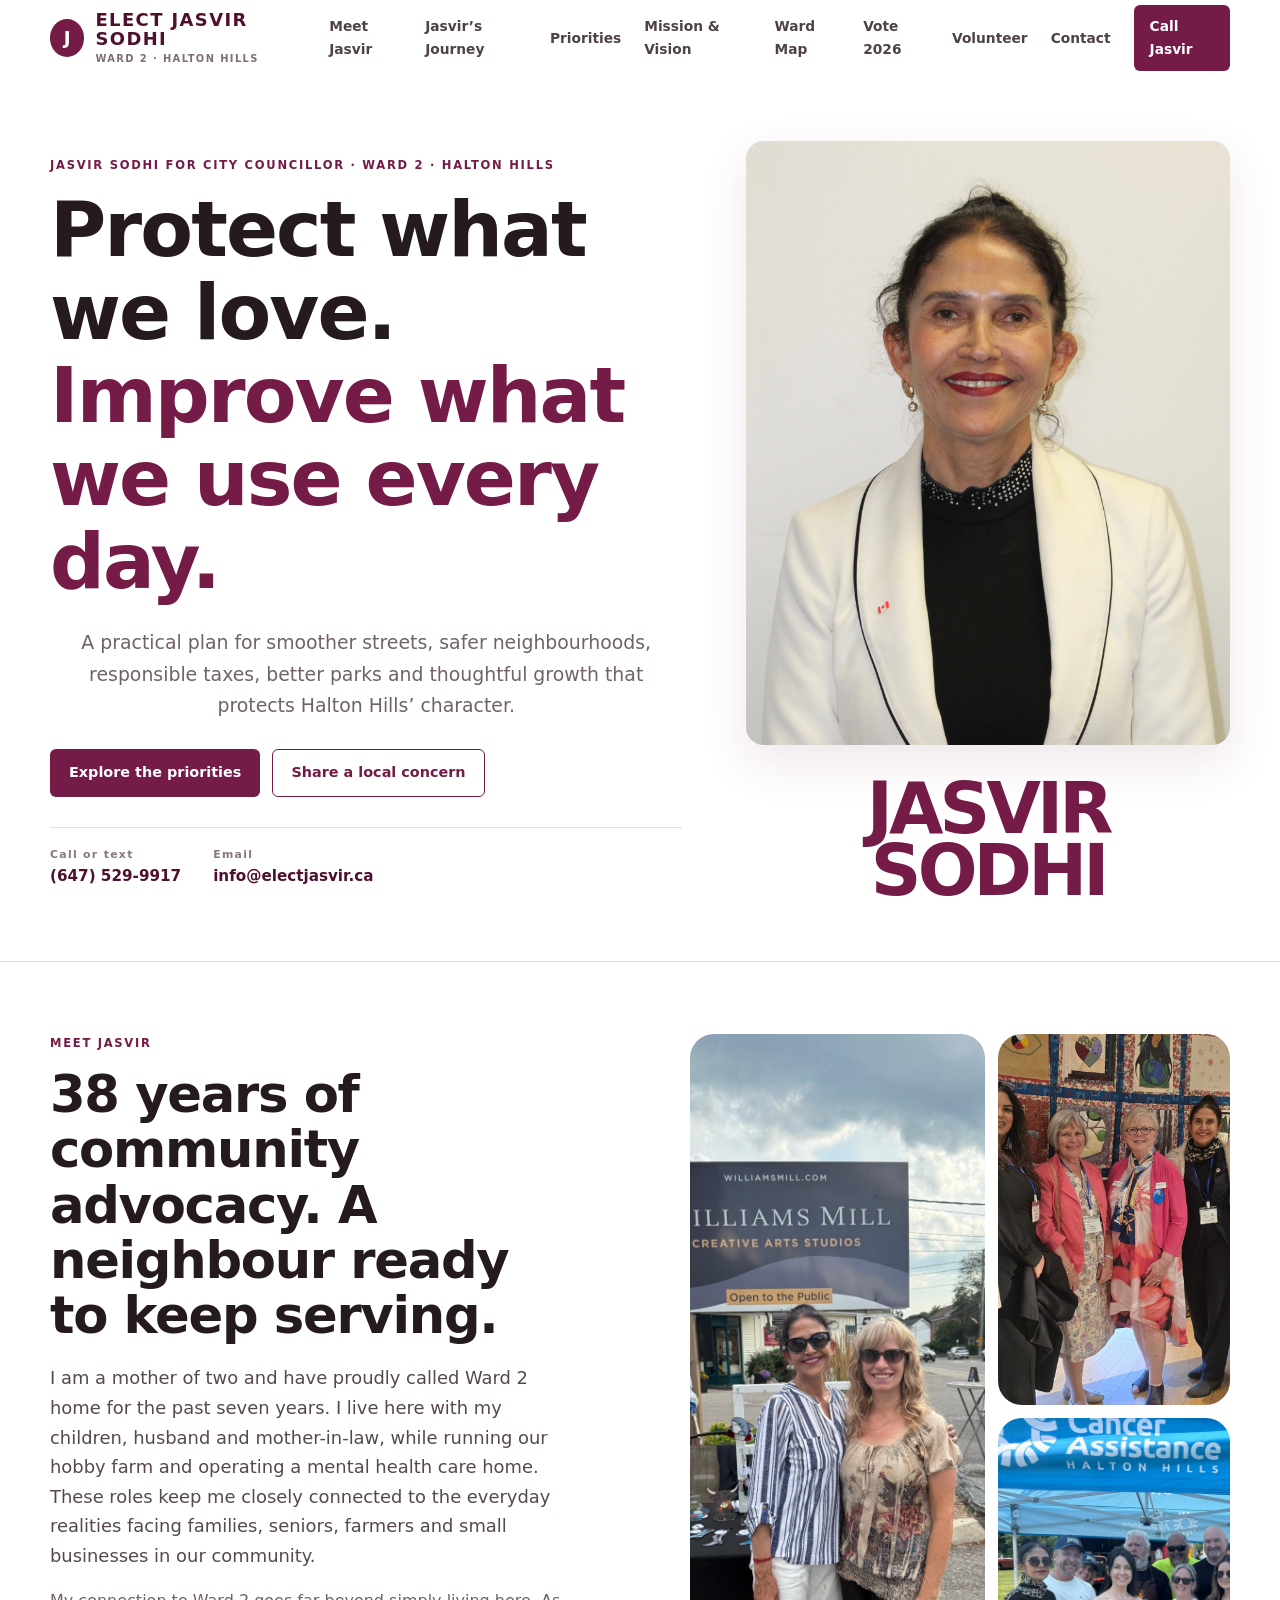
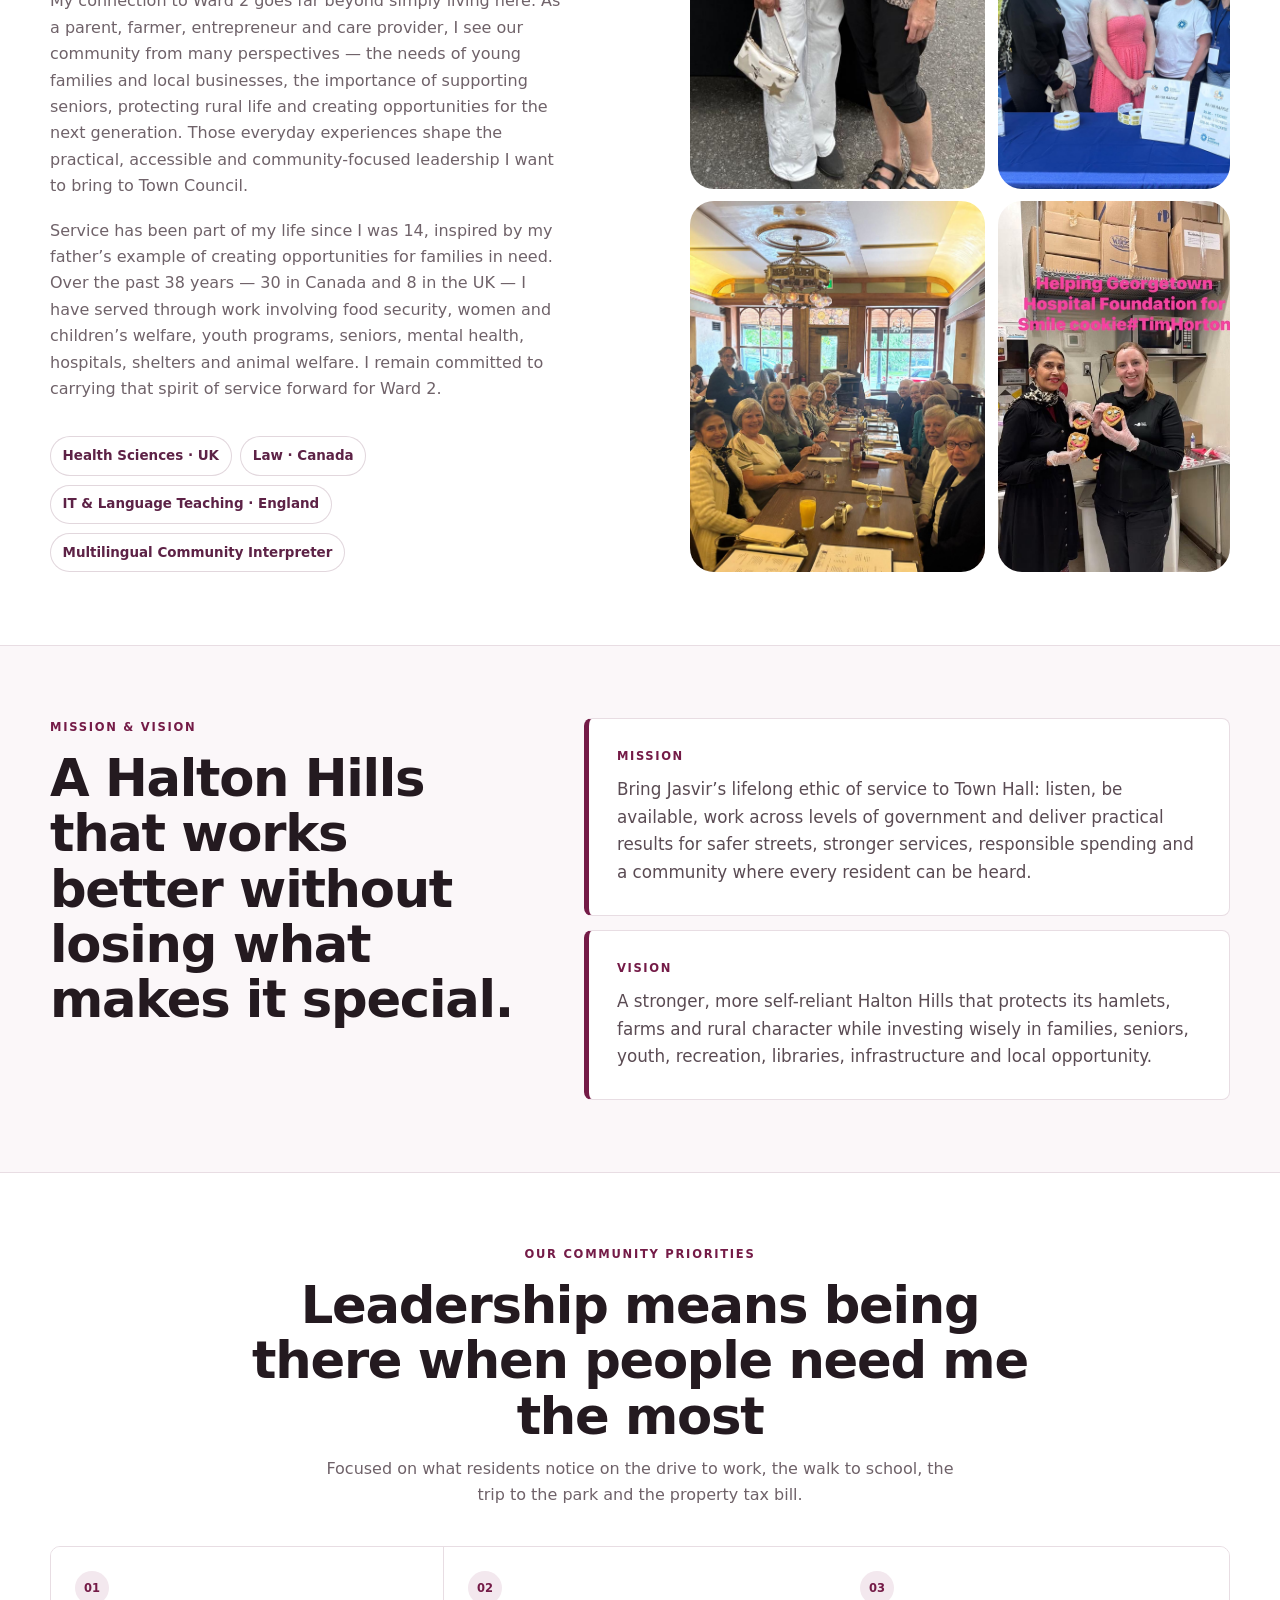
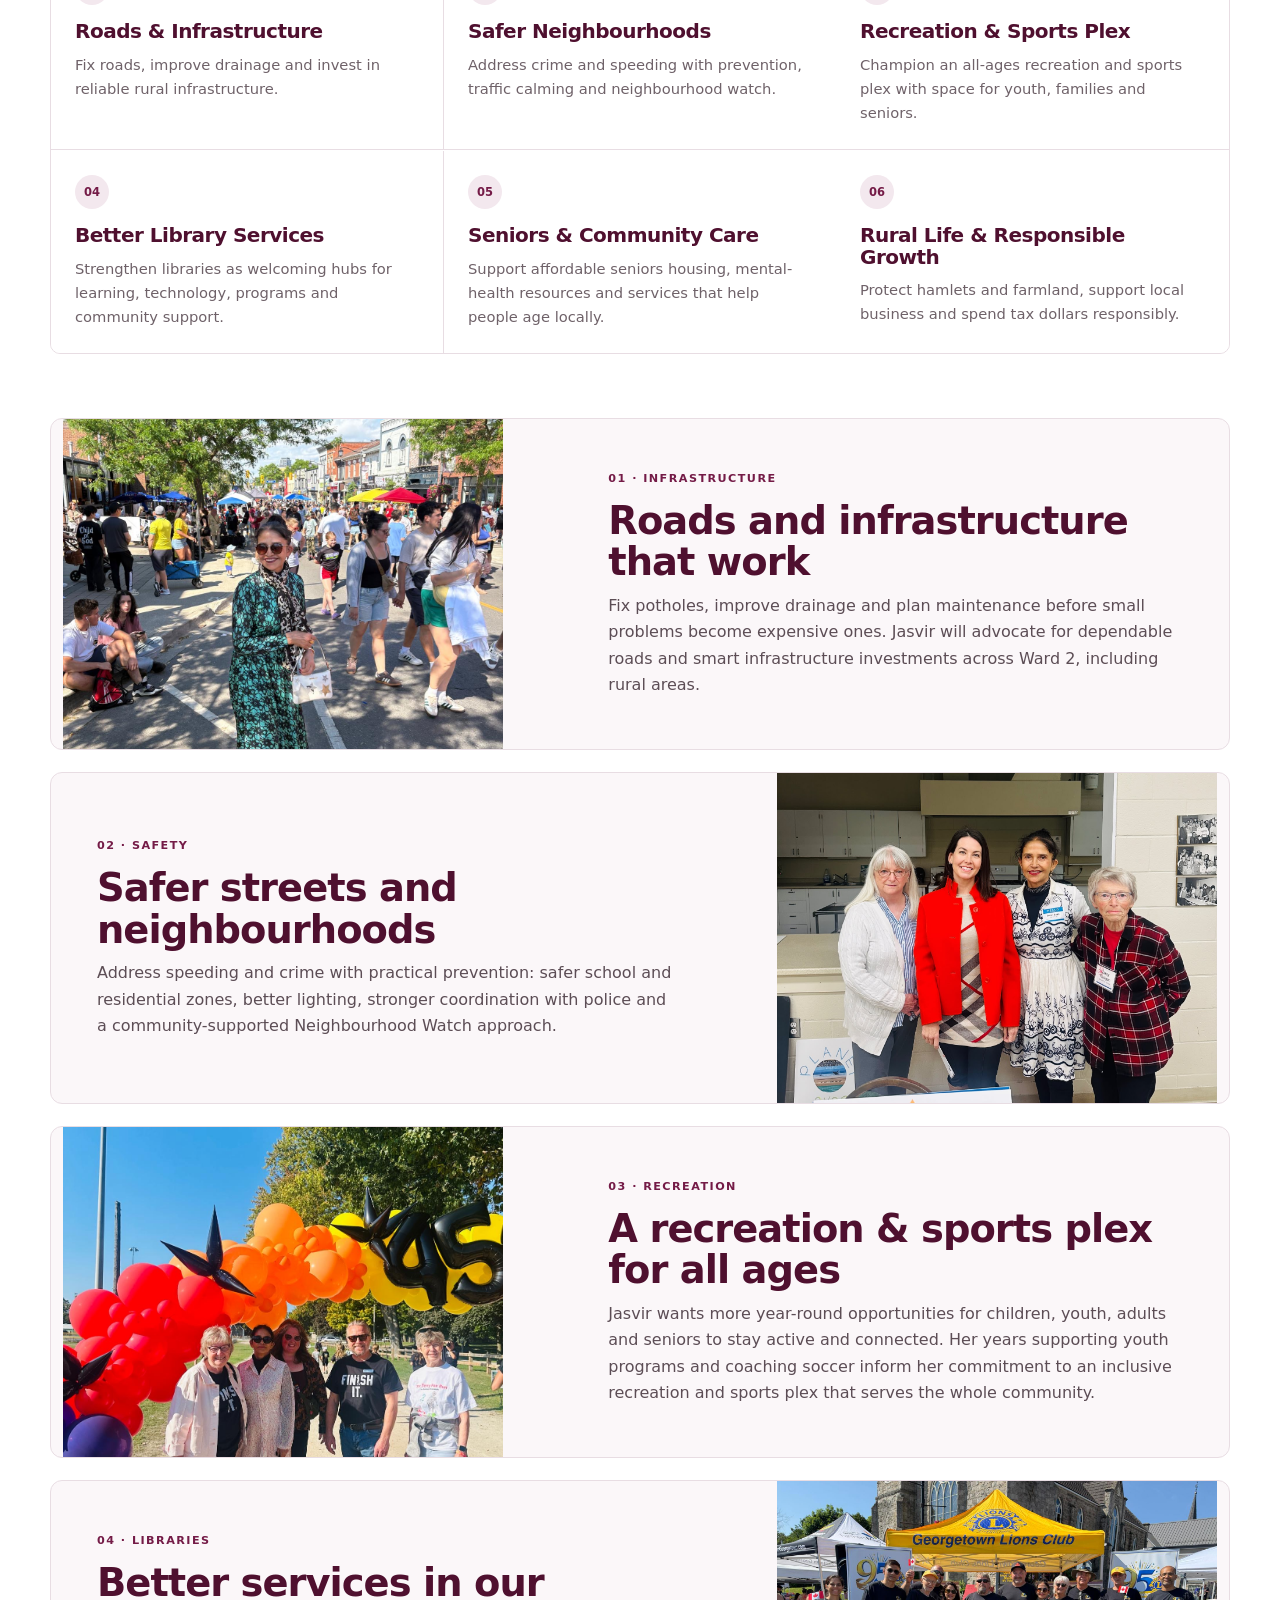
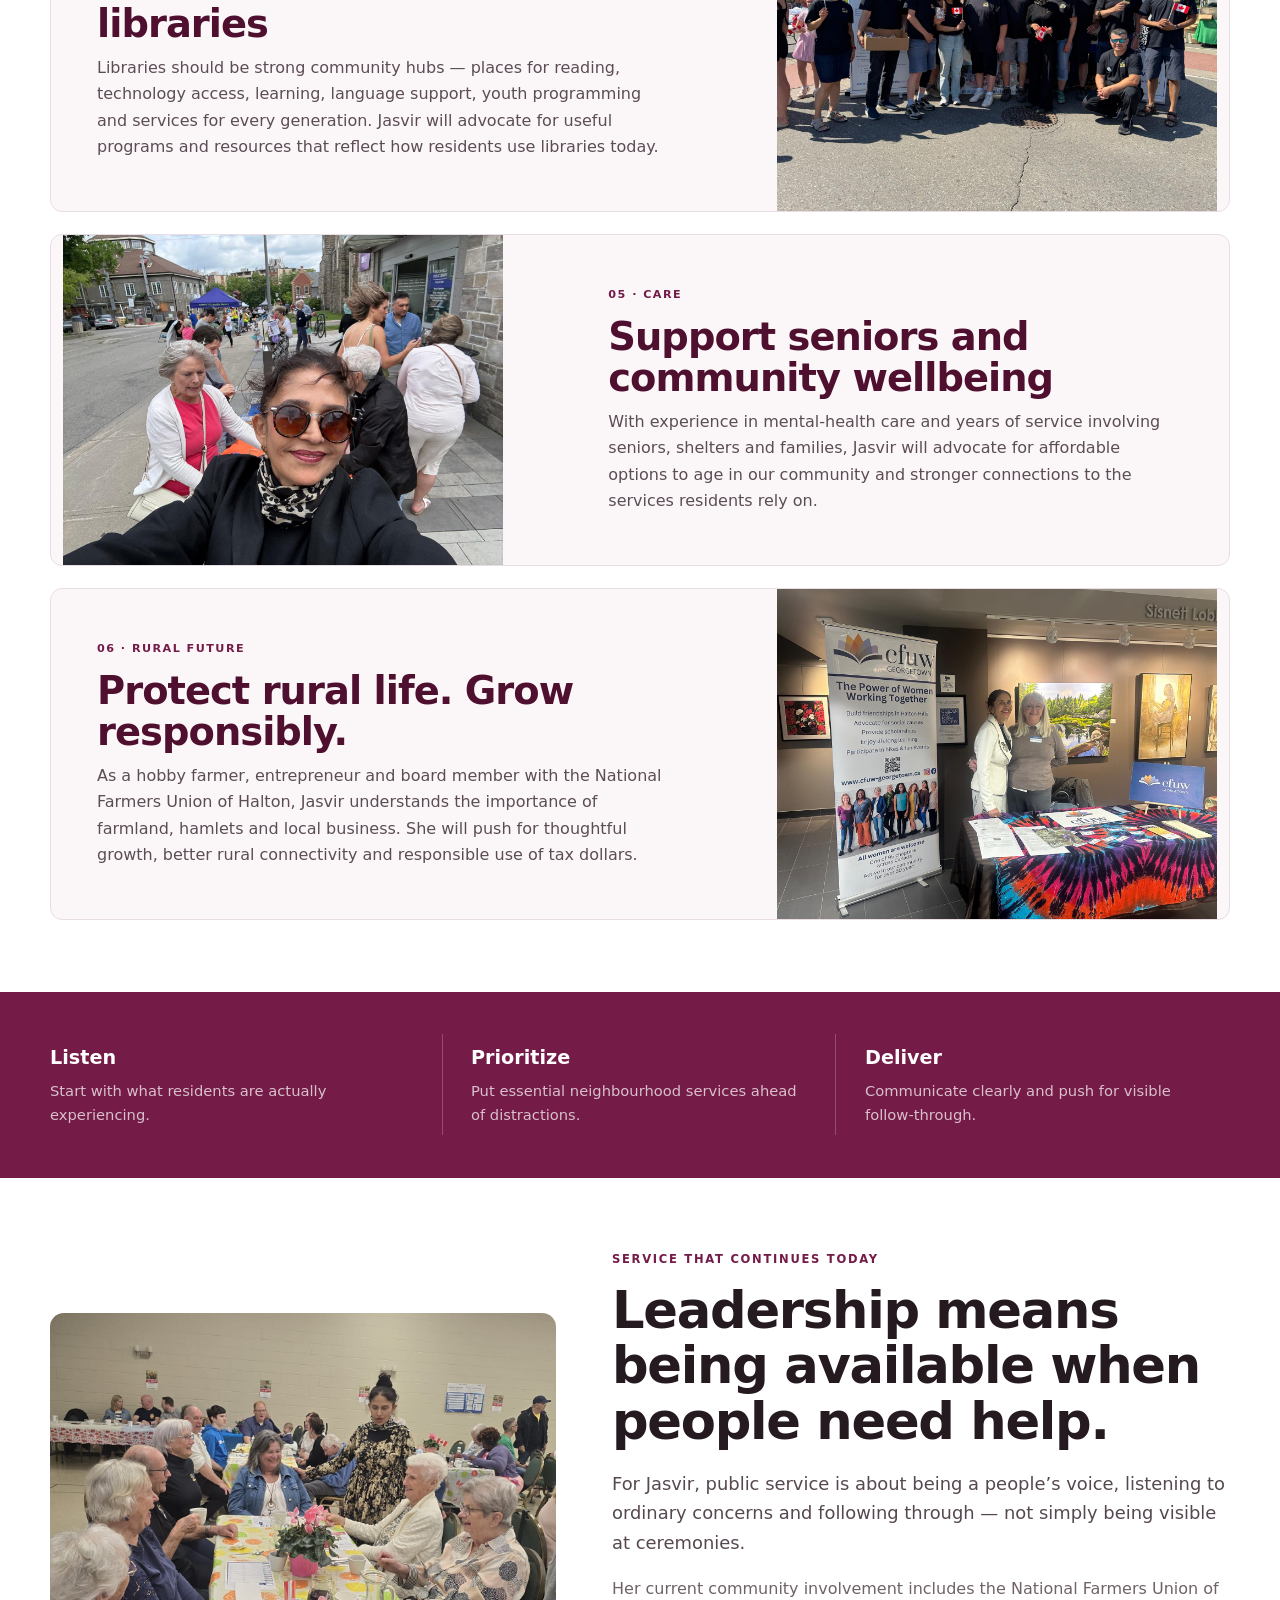
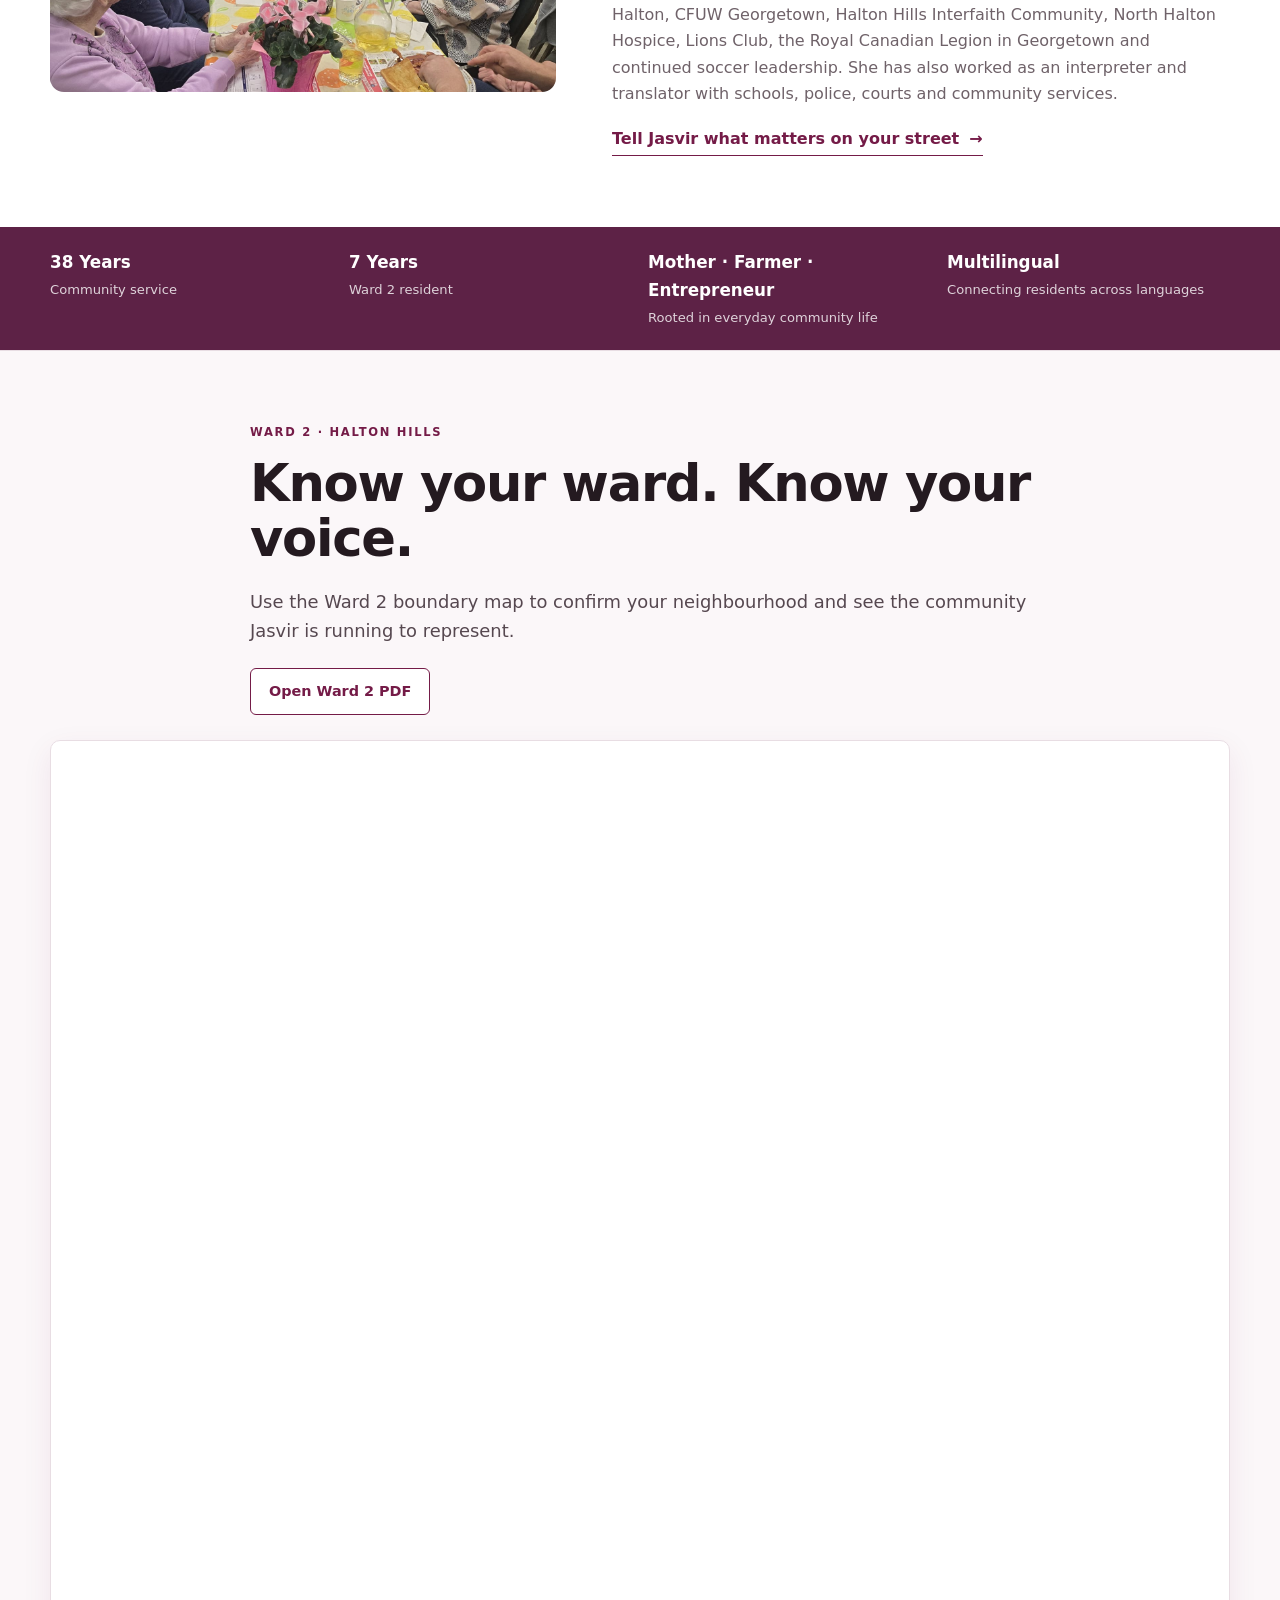
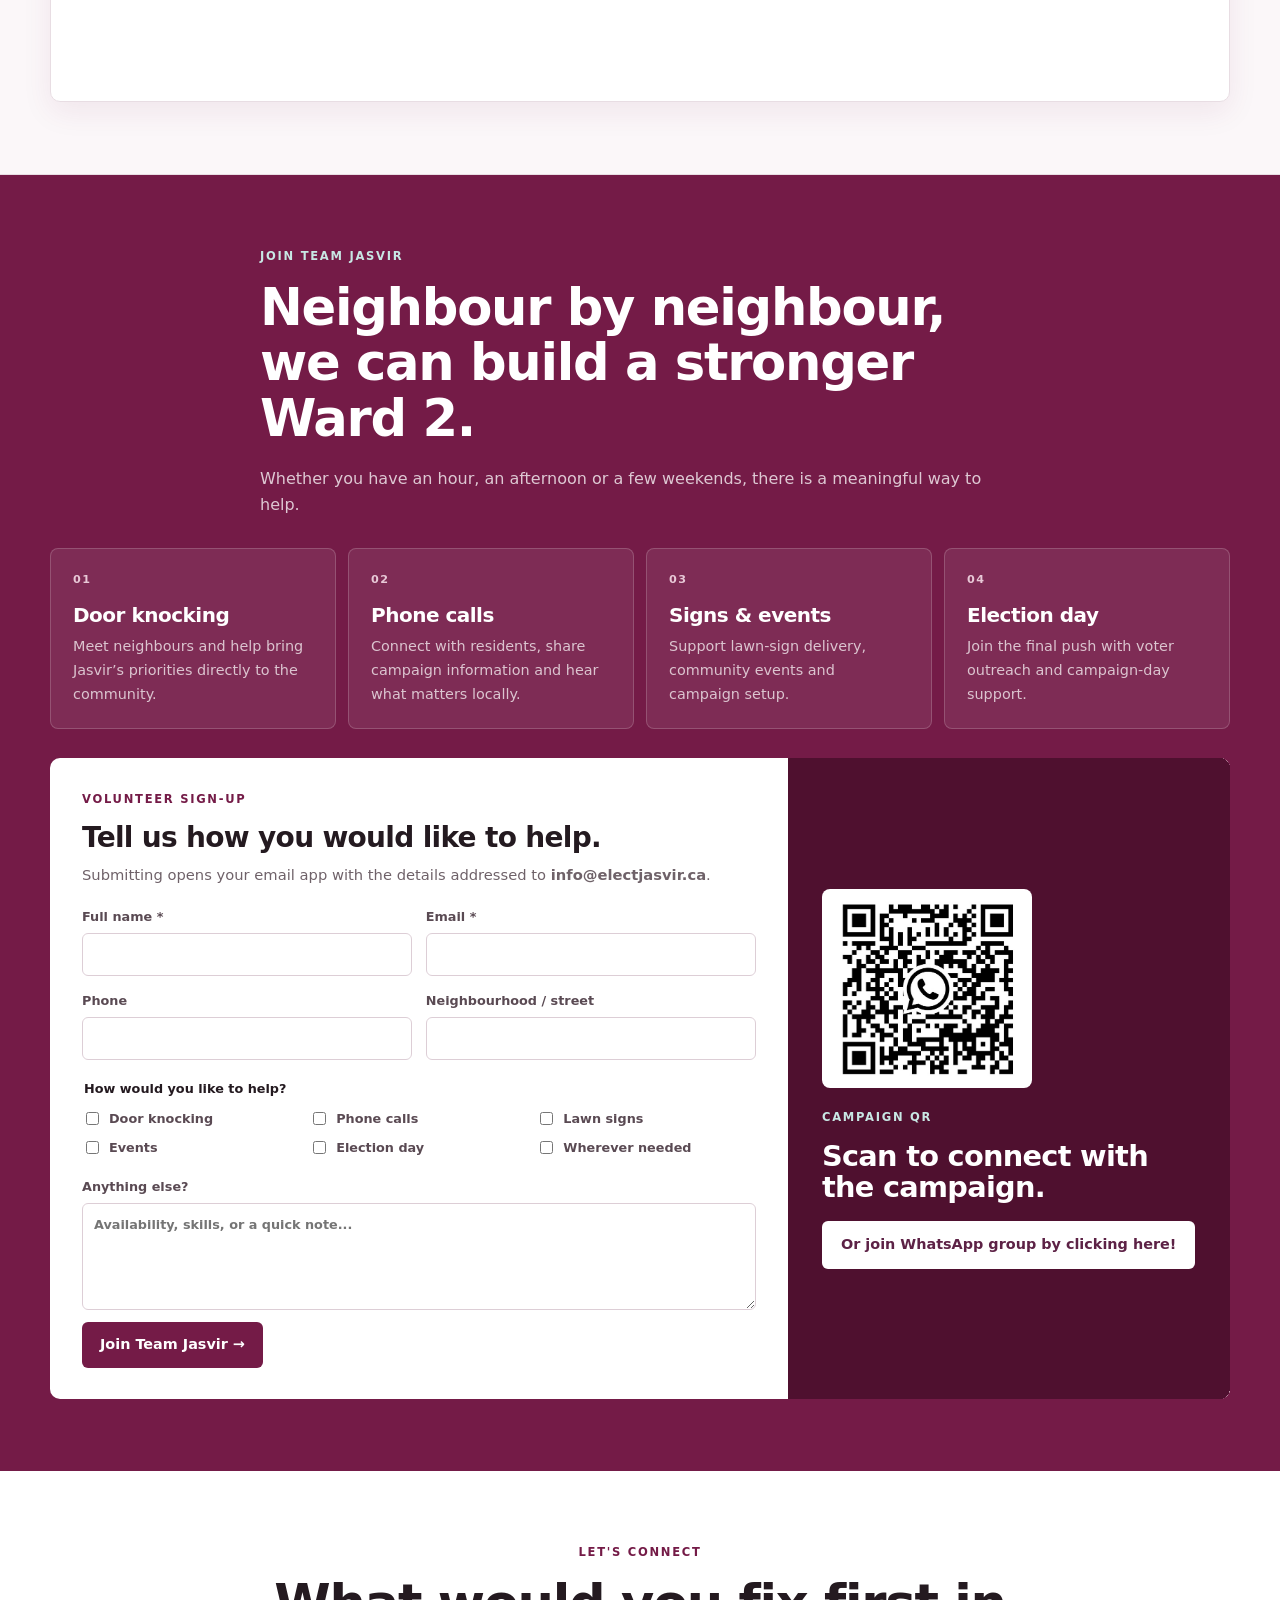
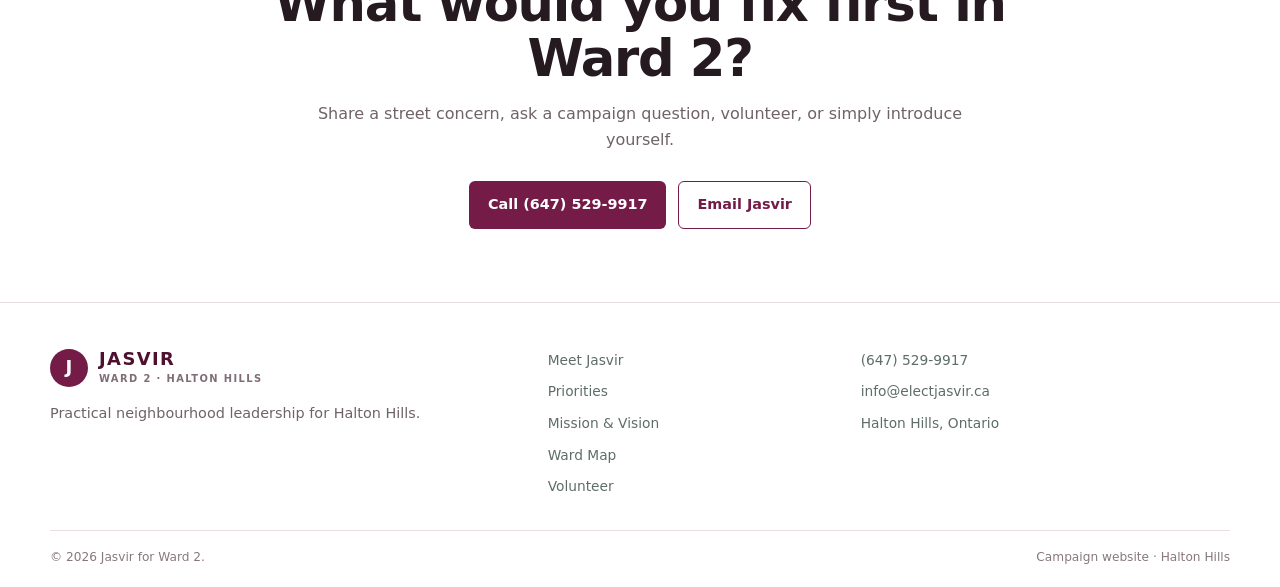
<file: index.html>
<!doctype html>
<html lang="en-CA">

<head>
  <meta charset="utf-8">
  <meta name="viewport" content="width=device-width, initial-scale=1, viewport-fit=cover">
  <meta name="theme-color" content="#741B47">
  <meta name="description"
    content="Jasvir for Ward 2 — practical neighbourhood leadership for safer streets, better roads, responsible spending, stronger parks, and smarter growth in Halton Hills.">
  <title>Jasvir for Ward 2 | Halton Hills</title>
  <link rel="stylesheet" href="assets/styles.css">
  <style>
    /* v10: center hero name and practical-plan copy */
    .hero-name-standout,
    .hero-name-below-photo {
      text-align: center !important;
      width: 100% !important;
    }

    .hero-name-standout span,
    .hero-name-below-photo span {
      text-align: center !important;
    }

    /* Center the practical plan paragraph in the hero */
    .hero-copy .hero-lede,
    .hero-copy .lede,
    .hero-copy>p:not(.eyebrow),
    .hero-content .hero-lede,
    .hero-content .lede {
      text-align: center !important;
      margin-left: auto !important;
      margin-right: auto !important;
      max-width: 760px;
    }

    @media (max-width: 768px) {

      .hero-copy .hero-lede,
      .hero-copy .lede,
      .hero-copy>p:not(.eyebrow),
      .hero-content .hero-lede,
      .hero-content .lede {
        max-width: 34rem;
      }
    }
  </style>
</head>

<body>
  <a class="skip-link" href="#main">Skip to main content</a>

  <header class="site-header" data-header>
    <div class="nav-shell">
      <a class="brand" href="#top" aria-label="Jasvir for Ward 2 home">
        <span class="brand-mark">J</span>
        <span class="brand-copy"><strong>ELECT JASVIR SODHI</strong><small>WARD 2 · HALTON HILLS</small></span>
      </a>
      <button class="menu-button" type="button" aria-expanded="false" aria-controls="site-nav" data-menu-button>
        <span>Menu</span>
        <svg viewBox="0 0 24 24" aria-hidden="true">
          <path d="M4 7h16M4 12h16M4 17h16" />
        </svg>
      </button>
      <nav class="site-nav" id="site-nav" aria-label="Primary navigation" data-nav>
        <a href="#why">Meet Jasvir</a>
        <a href="jasvir-journey.html">Jasvir’s Journey</a>
        <a href="#priorities">Priorities</a>
        <a href="#vision">Mission & Vision</a>
        <a href="#ward-map">Ward Map</a>
        <a href="voting.html">Vote 2026</a>
        <a href="#volunteer">Volunteer</a>
        <a href="#connect">Contact</a>
        <a class="nav-cta" href="tel:+16475299917">Call Jasvir</a>
      </nav>
    </div>
  </header>

  <main id="main">
    <section class="hero" id="top">
      <div class="container hero-grid">
        <div class="hero-copy">
          <p class="eyebrow">JASVIR SODHI FOR CITY COUNCILLOR · WARD 2 · HALTON HILLS</p>
          <h1>Protect what we love.<br><span>Improve what we use every day.</span></h1>
          <p class="hero-lead">A practical plan for smoother streets, safer neighbourhoods, responsible taxes, better
            parks and thoughtful growth that protects Halton Hills’ character.</p>
          <div class="hero-actions">
            <a class="button button-primary" href="#priorities">Explore the priorities</a>
            <a class="button button-secondary"
              href="mailto:info@electjasvir.ca?subject=Ward%202%20Community%20Issue">Share a local concern</a>
          </div>
          <div class="hero-contact" aria-label="Campaign contact information">
            <a href="tel:+16475299917"><span>Call or text</span><strong>(647) 529-9917</strong></a>
            <a href="mailto:info@electjasvir.ca"><span>Email</span><strong>info@electjasvir.ca</strong></a>
          </div>
        </div>
        <div class="hero-visual">
          <div class="hero-photo">
            <img src="assets/images/1.jpg" alt="Temporary campaign photo placeholder">
          </div>
          <div class="hero-candidate-name" aria-label="Candidate name">JASVIR SODHI</div>
        </div>
      </div>
    </section>

    <section class="section meet" id="why">
      <div class="container meet-grid">
        <div class="meet-copy">
          <p class="section-label">MEET JASVIR</p>
          <h2>38 years of community advocacy. A neighbour ready to keep serving.</h2>
          <p class="lead">I am a mother of two and have proudly called Ward 2 home for the past seven years. I live here with my children, husband and mother-in-law, while running our hobby farm and operating a mental health care home. These roles keep me closely connected to the everyday realities facing families, seniors, farmers and small businesses in our community.</p>
          <p>My connection to Ward 2 goes far beyond simply living here. As a parent, farmer, entrepreneur and care provider, I see our community from many perspectives — the needs of young families and local businesses, the importance of supporting seniors, protecting rural life and creating opportunities for the next generation. Those everyday experiences shape the practical, accessible and community-focused leadership I want to bring to Town Council.</p>
          <p>Service has been part of my life since I was 14, inspired by my father’s example of creating opportunities for families in need. Over the past 38 years — 30 in Canada and 8 in the UK — I have served through work involving food security, women and children’s welfare, youth programs, seniors, mental health, hospitals, shelters and animal welfare. I remain committed to carrying that spirit of service forward for Ward 2.</p>
          <div class="bio-chips" aria-label="My background">
            <span>Health Sciences · UK</span><span>Law · Canada</span><span>IT & Language Teaching · England</span><span>Multilingual Community Interpreter</span>
          </div>
        </div>
        <div class="meet-photos" aria-label="Community photos">
          <figure><img src="assets/images/16.jpg" alt="Jasvir in the community"></figure>
          <figure><img src="assets/images/12.jpg" alt="Jasvir serving the community"></figure>
          <figure><img src="assets/images/13.jpg" alt="Jasvir with community members"></figure>
          <figure><img src="assets/images/11.jpg" alt="Jasvir participating in the community"></figure>
          <figure><img src="assets/images/17.jpg" alt="Jasvir supporting local residents"></figure>
        </div>
      </div>
    </section>

    <section class="section vision" id="vision">
      <div class="container vision-grid">
        <div class="vision-heading">
          <p class="section-label">MISSION & VISION</p>
          <h2>A Halton Hills that works better without losing what makes it special.</h2>
        </div>
        <div class="statement-grid">
          <article class="statement-card">
            <span>MISSION</span>
            <p>Bring Jasvir’s lifelong ethic of service to Town Hall: listen, be available, work across levels of
              government and deliver practical results for safer streets, stronger services, responsible spending and a
              community where every resident can be heard.</p>
          </article>
          <article class="statement-card">
            <span>VISION</span>
            <p>A stronger, more self-reliant Halton Hills that protects its hamlets, farms and rural character while
              investing wisely in families, seniors, youth, recreation, libraries, infrastructure and local opportunity.
            </p>
          </article>
        </div>
      </div>
    </section>

    <section class="section priorities" id="priorities">
      <div class="container priorities-heading">
        <p class="section-label">OUR COMMUNITY PRIORITIES</p>
        <h2>Leadership means being there when people need me the most</h2>
        <p>Focused on what residents notice on the drive to work, the walk to school, the trip to the park and the
          property tax bill.</p>
      </div>

      <div class="container priority-overview" aria-label="Ward 2 priority overview">
        <article><span>01</span>
          <h3>Roads & Infrastructure</h3>
          <p>Fix roads, improve drainage and invest in reliable rural infrastructure.</p>
        </article>
        <article><span>02</span>
          <h3>Safer Neighbourhoods</h3>
          <p>Address crime and speeding with prevention, traffic calming and neighbourhood watch.</p>
        </article>
        <article><span>03</span>
          <h3>Recreation & Sports Plex</h3>
          <p>Champion an all-ages recreation and sports plex with space for youth, families and seniors.</p>
        </article>
        <article><span>04</span>
          <h3>Better Library Services</h3>
          <p>Strengthen libraries as welcoming hubs for learning, technology, programs and community support.</p>
        </article>
        <article><span>05</span>
          <h3>Seniors & Community Care</h3>
          <p>Support affordable seniors housing, mental-health resources and services that help people age locally.</p>
        </article>
        <article><span>06</span>
          <h3>Rural Life & Responsible Growth</h3>
          <p>Protect hamlets and farmland, support local business and spend tax dollars responsibly.</p>
        </article>
      </div>

      <div class="container issue-list">
        <article class="issue-row">
          <div class="issue-photo"><img src="assets/images/2.jpg" alt="Ward 2 roads and infrastructure"></div>
          <div class="issue-copy"><span class="issue-number">01 · INFRASTRUCTURE</span>
            <h3>Roads and infrastructure that work</h3>
            <p>Fix potholes, improve drainage and plan maintenance before small problems become expensive ones. Jasvir
              will advocate for dependable roads and smart infrastructure investments across Ward 2, including rural
              areas.</p>
          </div>
        </article>
        <article class="issue-row reverse">
          <div class="issue-photo"><img src="assets/images/3.jpg" alt="Safe neighbourhoods"></div>
          <div class="issue-copy"><span class="issue-number">02 · SAFETY</span>
            <h3>Safer streets and neighbourhoods</h3>
            <p>Address speeding and crime with practical prevention: safer school and residential zones, better
              lighting, stronger coordination with police and a community-supported Neighbourhood Watch approach.</p>
          </div>
        </article>
        <article class="issue-row">
          <div class="issue-photo"><img src="assets/images/4.jpg" alt="Community recreation and sports"></div>
          <div class="issue-copy"><span class="issue-number">03 · RECREATION</span>
            <h3>A recreation & sports plex for all ages</h3>
            <p>Jasvir wants more year-round opportunities for children, youth, adults and seniors to stay active and
              connected. Her years supporting youth programs and coaching soccer inform her commitment to an inclusive
              recreation and sports plex that serves the whole community.</p>
          </div>
        </article>
        <article class="issue-row reverse">
          <div class="issue-photo"><img src="assets/images/5.jpg" alt="Library and learning services"></div>
          <div class="issue-copy"><span class="issue-number">04 · LIBRARIES</span>
            <h3>Better services in our libraries</h3>
            <p>Libraries should be strong community hubs — places for reading, technology access, learning, language
              support, youth programming and services for every generation. Jasvir will advocate for useful programs and
              resources that reflect how residents use libraries today.</p>
          </div>
        </article>
        <article class="issue-row">
          <div class="issue-photo"><img src="assets/images/6.jpg" alt="Seniors and community care"></div>
          <div class="issue-copy"><span class="issue-number">05 · CARE</span>
            <h3>Support seniors and community wellbeing</h3>
            <p>With experience in mental-health care and years of service involving seniors, shelters and families,
              Jasvir will advocate for affordable options to age in our community and stronger connections to the
              services residents rely on.</p>
          </div>
        </article>
        <article class="issue-row reverse">
          <div class="issue-photo"><img src="assets/images/7.jpg" alt="Rural Halton Hills and farmland"></div>
          <div class="issue-copy"><span class="issue-number">06 · RURAL FUTURE</span>
            <h3>Protect rural life. Grow responsibly.</h3>
            <p>As a hobby farmer, entrepreneur and board member with the National Farmers Union of Halton, Jasvir
              understands the importance of farmland, hamlets and local business. She will push for thoughtful growth,
              better rural connectivity and responsible use of tax dollars.</p>
          </div>
        </article>
      </div>
    </section>

    <section class="section principles">
      <div class="container principle-row">
        <article><strong>Listen</strong>
          <p>Start with what residents are actually experiencing.</p>
        </article>
        <article><strong>Prioritize</strong>
          <p>Put essential neighbourhood services ahead of distractions.</p>
        </article>
        <article><strong>Deliver</strong>
          <p>Communicate clearly and push for visible follow-through.</p>
        </article>
      </div>
    </section>

    <section class="section community">
      <div class="container community-grid">
        <div class="community-photo"><img src="assets/images/15.jpg" alt="Jasvir participating in the community"></div>
        <div class="community-copy">
          <p class="section-label">SERVICE THAT CONTINUES TODAY</p>
          <h2>Leadership means being available when people need help.</h2>
          <p class="lead">For Jasvir, public service is about being a people’s voice, listening to ordinary concerns and
            following through — not simply being visible at ceremonies.</p>
          <p>Her current community involvement includes the National Farmers Union of Halton, CFUW Georgetown, Halton
            Hills Interfaith Community, North Halton Hospice, Lions Club, the Royal Canadian Legion in Georgetown and
            continued soccer leadership. She has also worked as an interpreter and translator with schools, police,
            courts and community services.</p>
          <a class="text-link" href="mailto:info@electjasvir.ca?subject=Ward%202%20Neighbourhood%20Feedback">Tell Jasvir
            what matters on your street <span>→</span></a>
        </div>
      </div>
    </section>

    <section class="service-strip" aria-label="Jasvir's community service">
      <div class="container service-strip-grid">
        <div><strong>38 Years</strong><span>Community service</span></div>
        <div><strong>7 Years</strong><span>Ward 2 resident</span></div>
        <div><strong>Mother · Farmer · Entrepreneur</strong><span>Rooted in everyday community life</span></div>
        <div><strong>Multilingual</strong><span>Connecting residents across languages</span></div>
      </div>
    </section>

    <section class="section ward-map" id="ward-map">
      <div class="container map-copy">
        <p class="section-label">WARD 2 · HALTON HILLS</p>
        <h2>Know your ward. Know your voice.</h2>
        <p class="lead">Use the Ward 2 boundary map to confirm your neighbourhood and see the community Jasvir is
          running to represent.</p>
        <a class="button button-secondary" href="docs/Ward-2-Map.pdf" target="_blank" rel="noopener">Open Ward 2 PDF</a>
      </div>
      <div class="container map-frame pdf-frame">
        <object data="docs/Ward-2-Map.pdf#view=Fit&toolbar=0&navpanes=0" type="application/pdf"
          aria-label="Ward 2 boundary PDF">
          <iframe src="docs/Ward-2-Map.pdf#view=Fit&toolbar=0&navpanes=0" title="Ward 2 boundary PDF"></iframe>
          <p>Your browser cannot display the PDF here. <a href="docs/Ward-2-Map.pdf" target="_blank" rel="noopener">Open
              the Ward 2 PDF</a>.</p>
        </object>
      </div>
    </section>

    <section class="section volunteer" id="volunteer">
      <div class="container volunteer-heading">
        <p class="section-label light">JOIN TEAM JASVIR</p>
        <h2>Neighbour by neighbour, we can build a stronger Ward 2.</h2>
        <p>Whether you have an hour, an afternoon or a few weekends, there is a meaningful way to help.</p>
      </div>
      <div class="container volunteer-options">
        <article><span>01</span>
          <h3>Door knocking</h3>
          <p>Meet neighbours and help bring Jasvir’s priorities directly to the community.</p>
        </article>
        <article><span>02</span>
          <h3>Phone calls</h3>
          <p>Connect with residents, share campaign information and hear what matters locally.</p>
        </article>
        <article><span>03</span>
          <h3>Signs & events</h3>
          <p>Support lawn-sign delivery, community events and campaign setup.</p>
        </article>
        <article><span>04</span>
          <h3>Election day</h3>
          <p>Join the final push with voter outreach and campaign-day support.</p>
        </article>
      </div>
      <div class="container volunteer-panel">
        <form class="volunteer-form" data-volunteer-form>
          <p class="section-label">VOLUNTEER SIGN-UP</p>
          <h3>Tell us how you would like to help.</h3>
          <p>Submitting opens your email app with the details addressed to <strong>info@electjasvir.ca</strong>.</p>
          <div class="form-grid">
            <label>Full name *<input type="text" name="name" autocomplete="name" required></label>
            <label>Email *<input type="email" name="email" autocomplete="email" required></label>
            <label>Phone<input type="tel" name="phone" autocomplete="tel"></label>
            <label>Neighbourhood / street<input type="text" name="neighbourhood" autocomplete="street-address"></label>
          </div>
          <fieldset>
            <legend>How would you like to help?</legend>
            <div class="check-grid">
              <label><input type="checkbox" name="help" value="Door knocking"> Door knocking</label>
              <label><input type="checkbox" name="help" value="Phone calls"> Phone calls</label>
              <label><input type="checkbox" name="help" value="Lawn signs"> Lawn signs</label>
              <label><input type="checkbox" name="help" value="Events"> Events</label>
              <label><input type="checkbox" name="help" value="Election day"> Election day</label>
              <label><input type="checkbox" name="help" value="Wherever needed"> Wherever needed</label>
            </div>
          </fieldset>
          <label>Anything else?<textarea name="message" rows="4"
              placeholder="Availability, skills, or a quick note..."></textarea></label>
          <button class="button button-primary" type="submit">Join Team Jasvir →</button>
        </form>
        <aside class="volunteer-qr">
          <div class="qr-card"><img src="assets/images/qr.jpg"
              alt="Placeholder QR image to be replaced with Jasvir campaign QR code"></div>
          <p class="section-label light">CAMPAIGN QR</p>
          <h3>Scan to connect with the campaign.</h3>
          <a class="button button-light" href="https://chat.whatsapp.com/JOLNmvYK8mYGCocpWGvUHL?s=qt&p=i&mlu=4">Or join WhatsApp group by clicking here!</a>
        </aside>
      </div>
    </section>

    <section class="section connect" id="connect">
      <div class="container connect-inner">
        <p class="section-label">LET'S CONNECT</p>
        <h2>What would you fix first in Ward 2?</h2>
        <p>Share a street concern, ask a campaign question, volunteer, or simply introduce yourself.</p>
        <div class="connect-actions">
          <a class="button button-primary" href="tel:+16475299917">Call (647) 529-9917</a>
          <a class="button button-secondary" href="mailto:info@electjasvir.ca">Email Jasvir</a>
        </div>
      </div>
    </section>
  </main>

  <footer class="site-footer">
    <div class="container footer-grid">
      <div><a class="brand footer-brand" href="#top"><span class="brand-mark">J</span><span
            class="brand-copy"><strong>JASVIR</strong><small>WARD 2 · HALTON HILLS</small></span></a>
        <p>Practical neighbourhood leadership for Halton Hills.</p>
      </div>
      <nav aria-label="Footer navigation"><a href="#why">Meet Jasvir</a><a href="#priorities">Priorities</a><a
          href="#vision">Mission & Vision</a><a href="#ward-map">Ward Map</a><a href="#volunteer">Volunteer</a></nav>
      <div class="footer-contact"><a href="tel:+16475299917">(647) 529-9917</a><a
          href="mailto:info@electjasvir.ca">info@electjasvir.ca</a><span>Halton Hills, Ontario</span></div>
    </div>
    <div class="container footer-bottom"><span>© <span data-year></span> Jasvir for Ward 2.</span><span>Campaign website
        · Halton Hills</span></div>
  </footer>

  <script src="assets/main.js"></script>
</body>

</html>
</file>
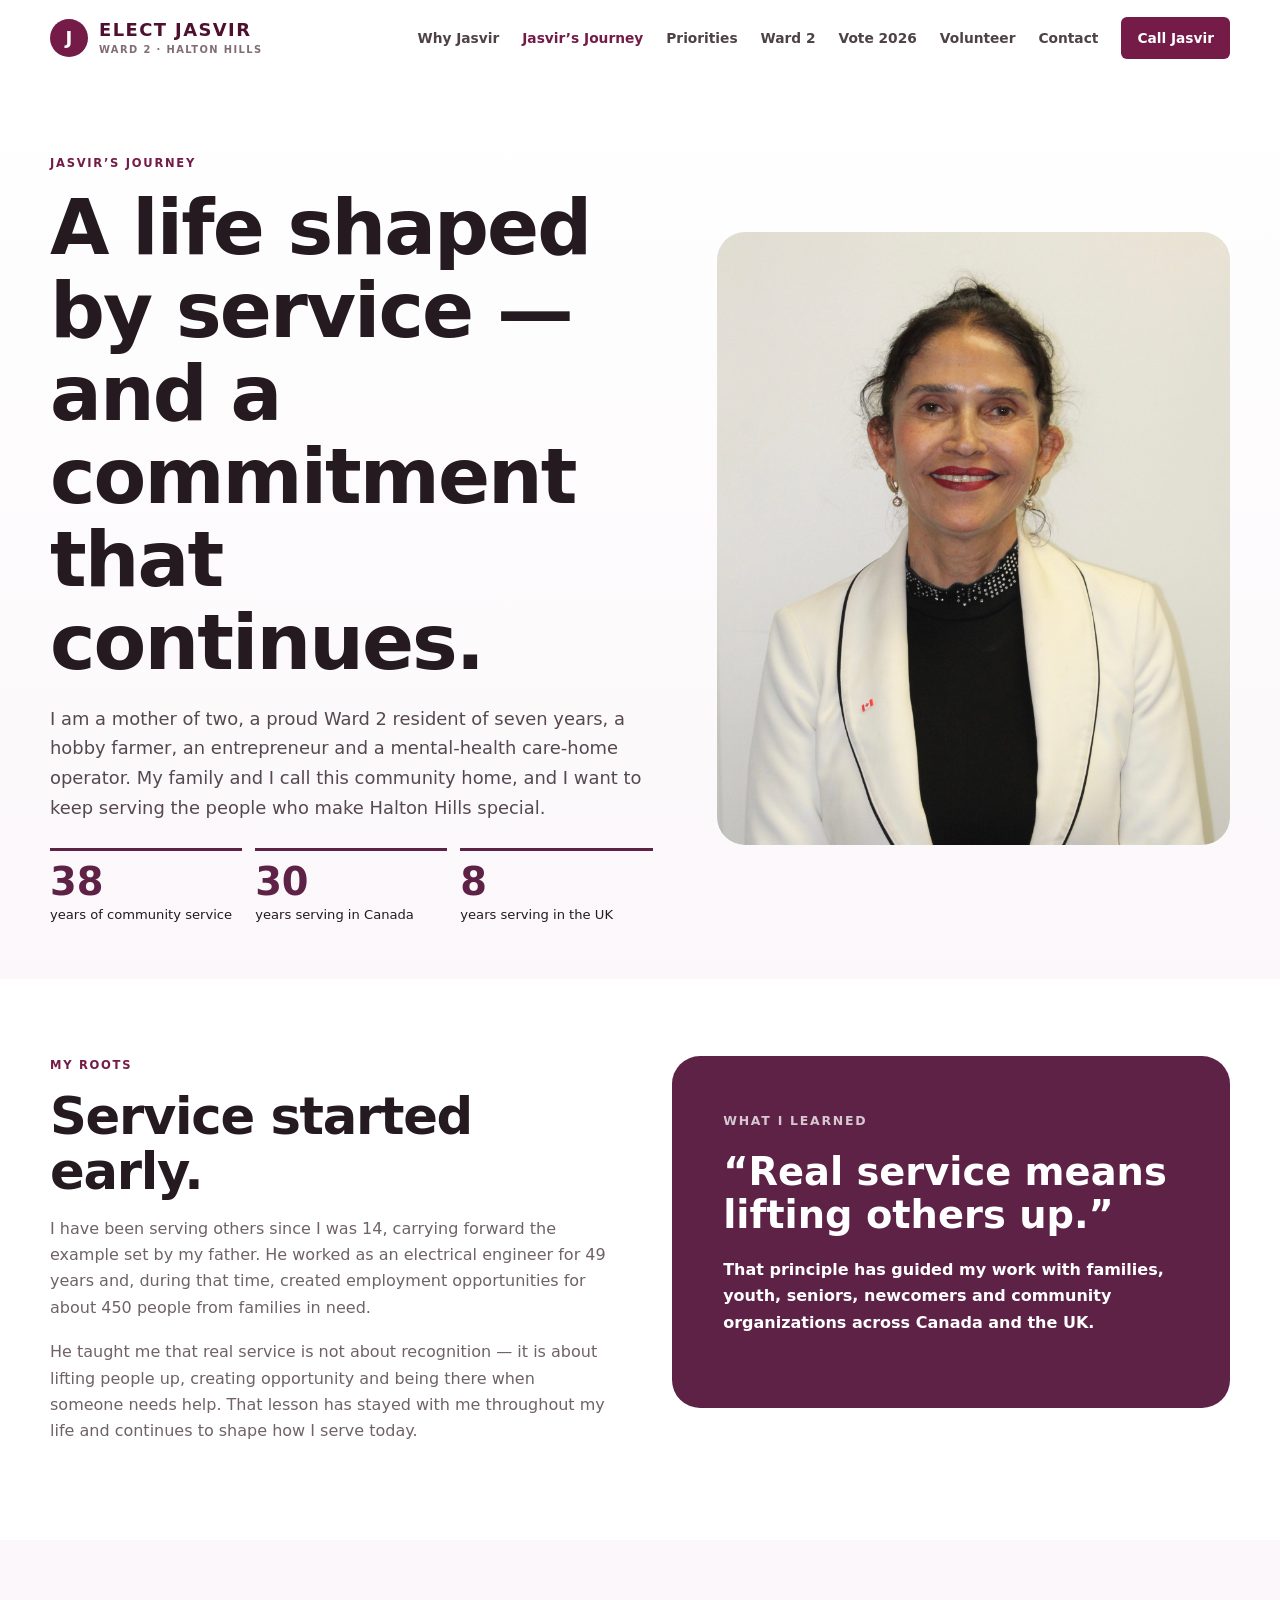
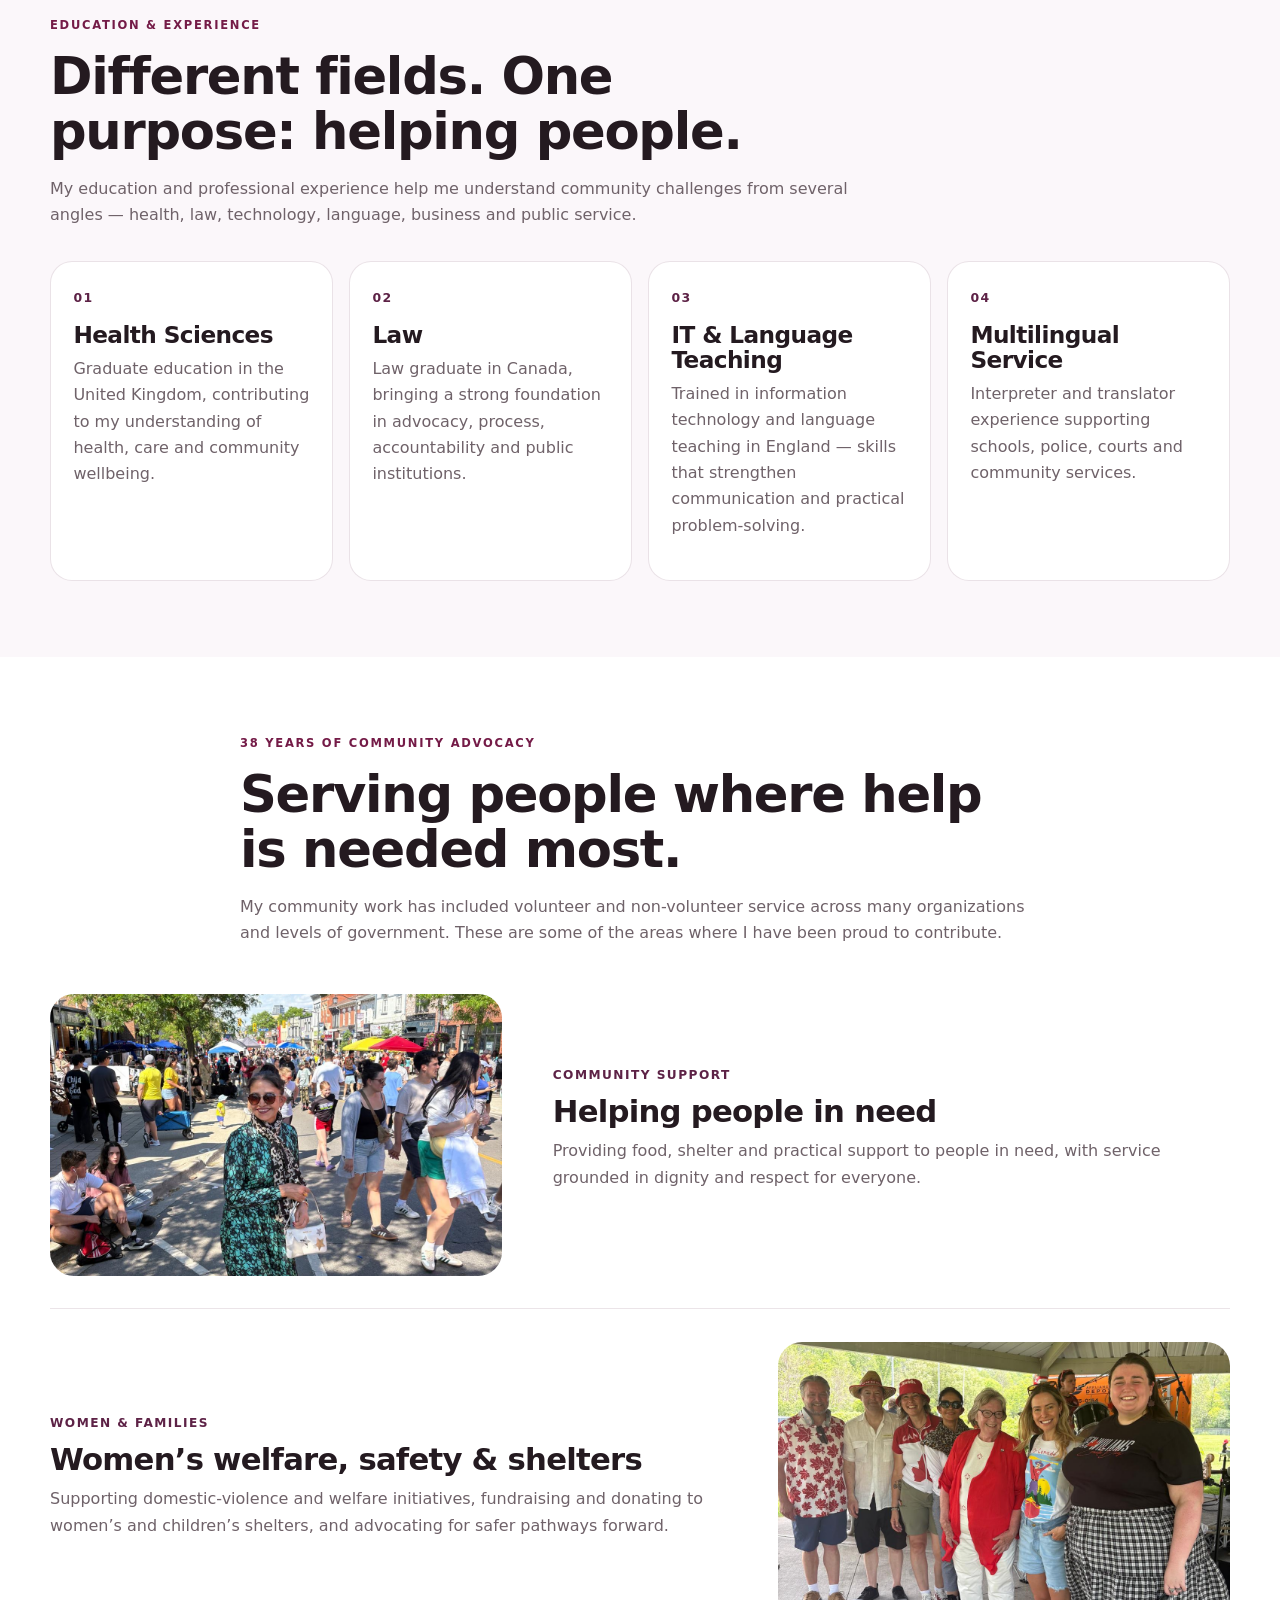
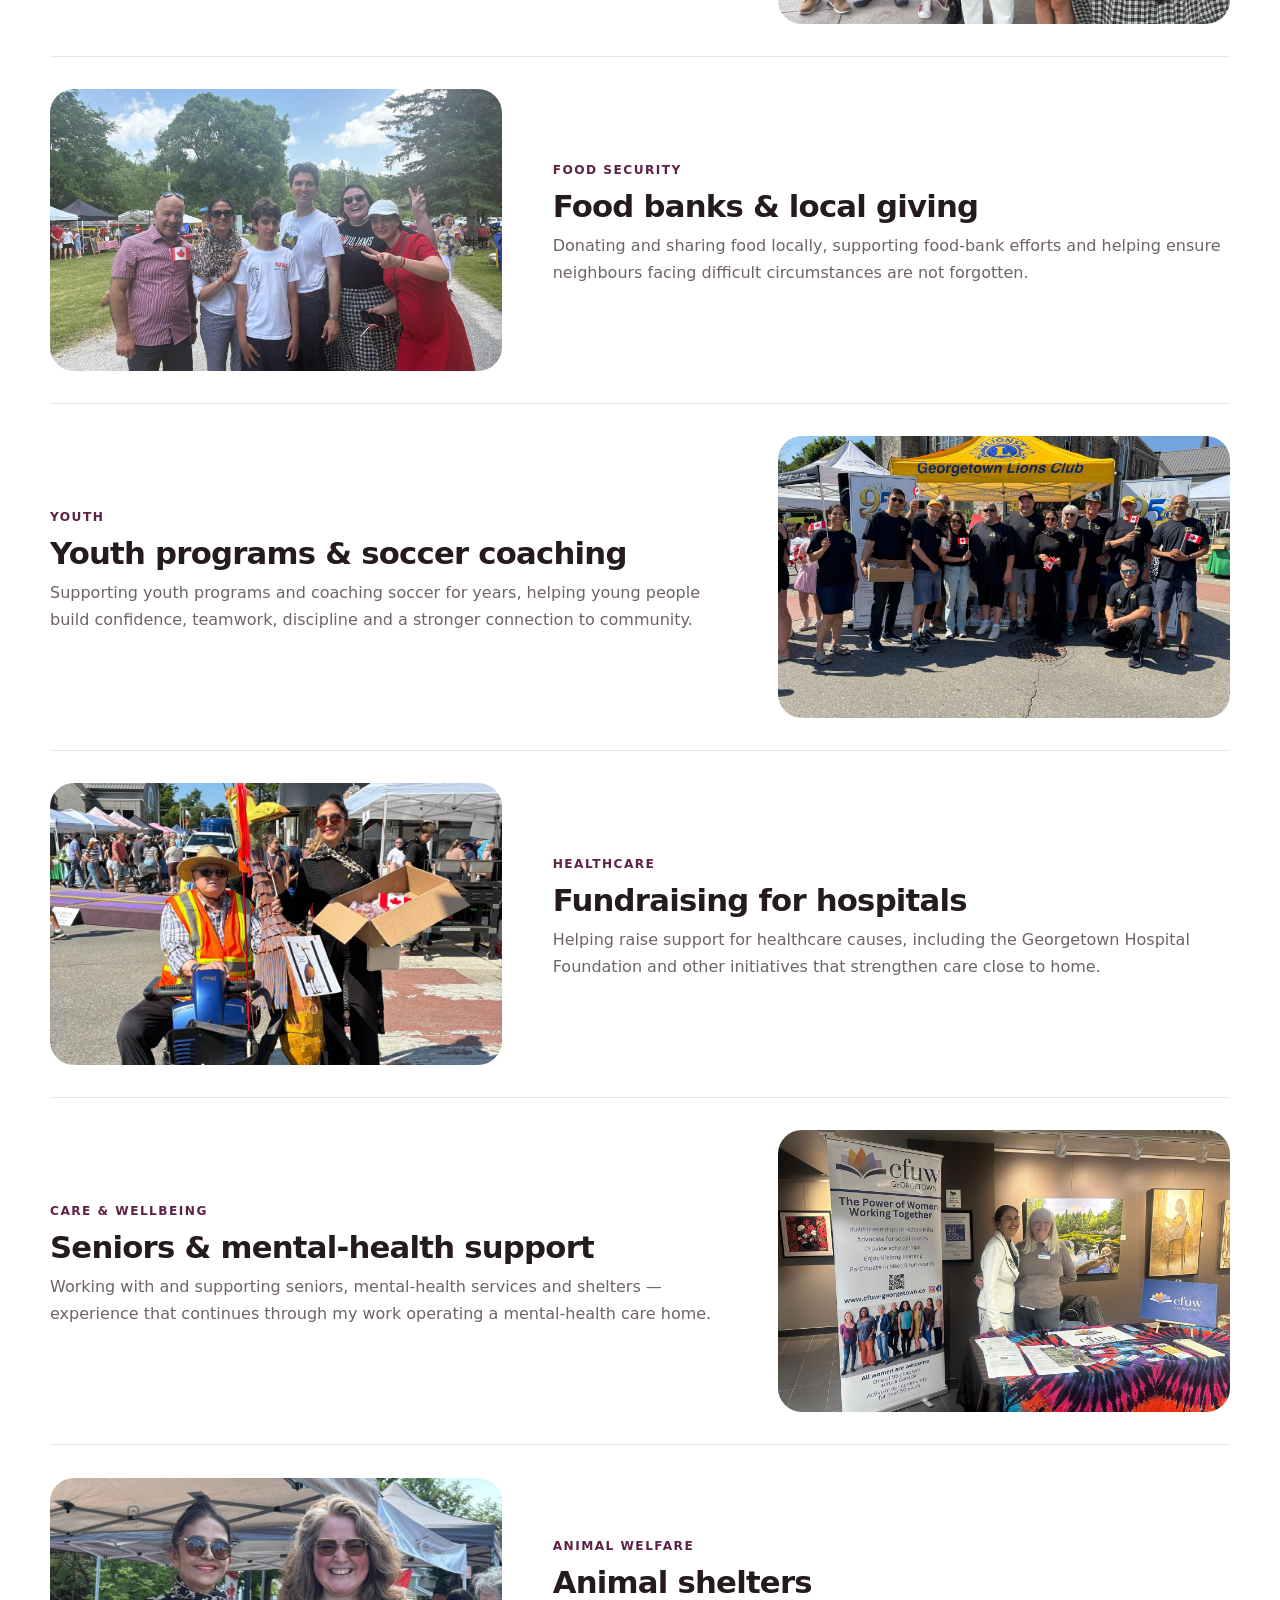
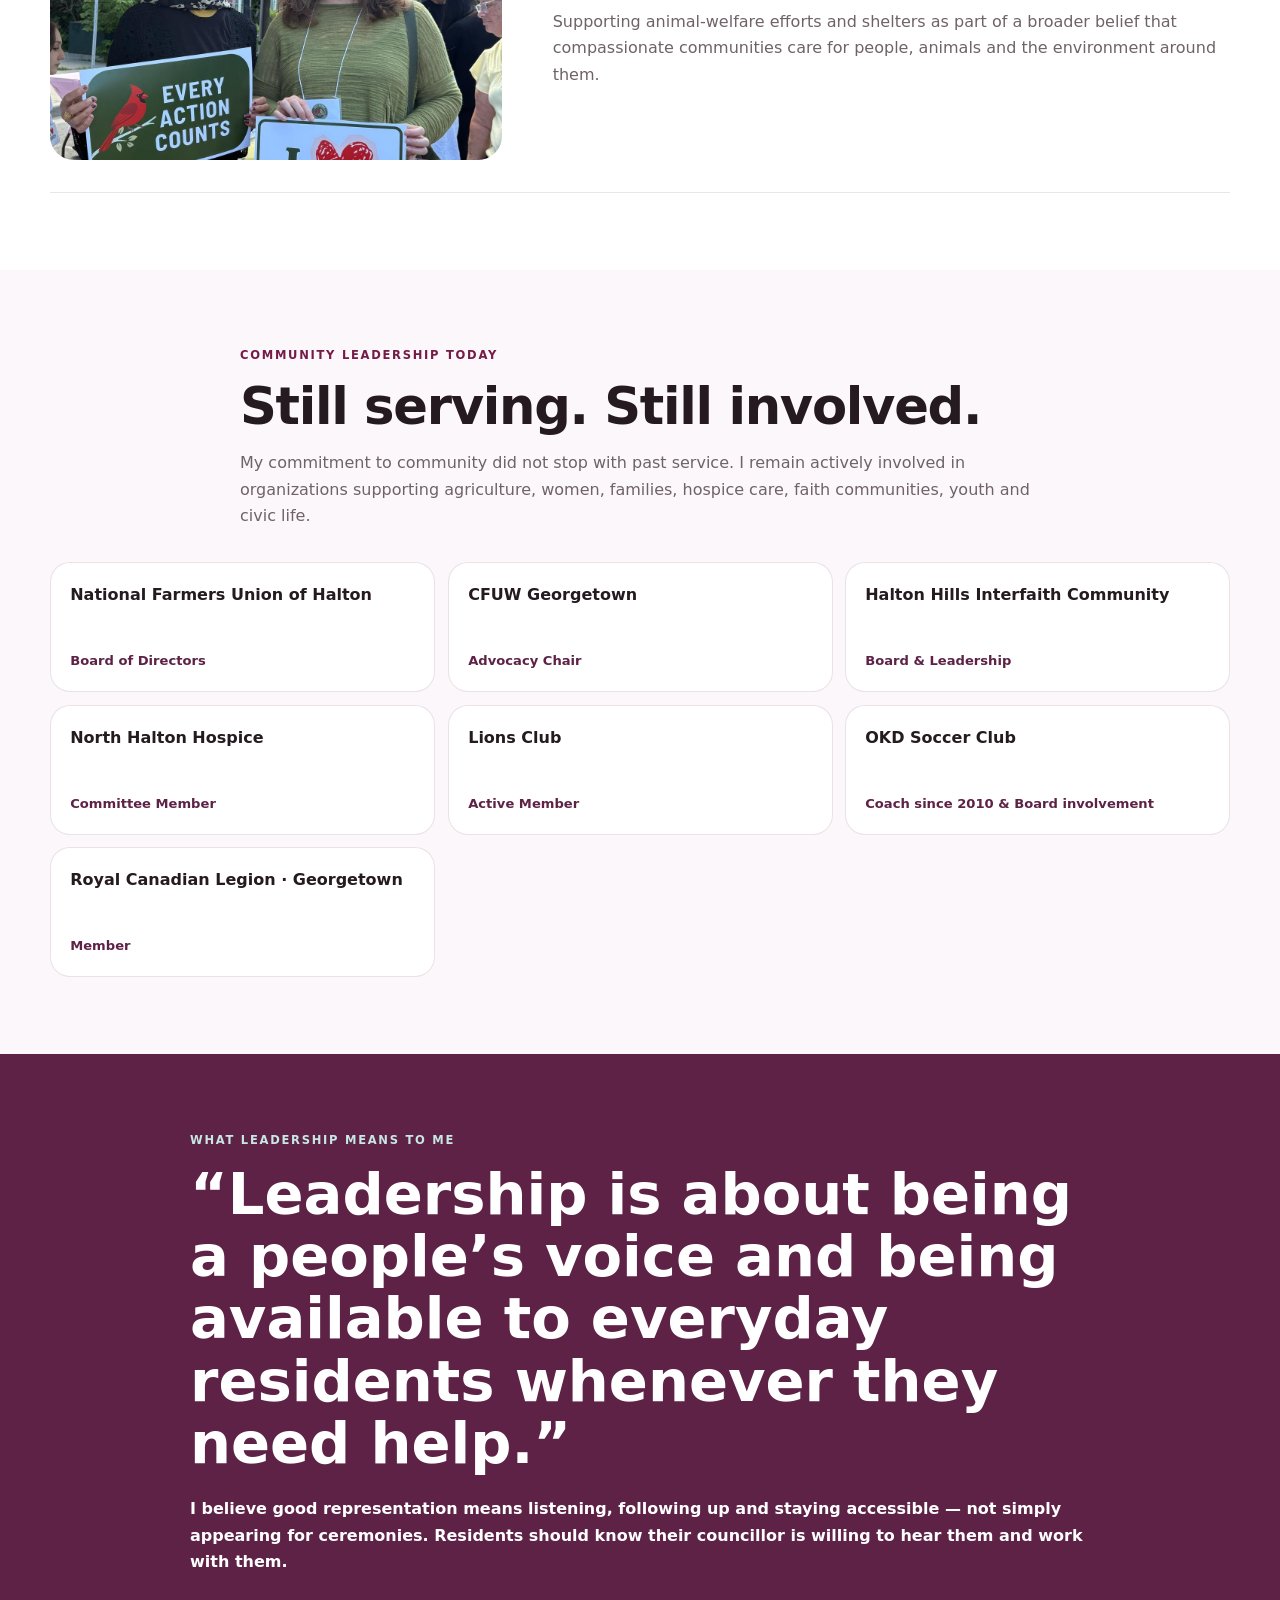
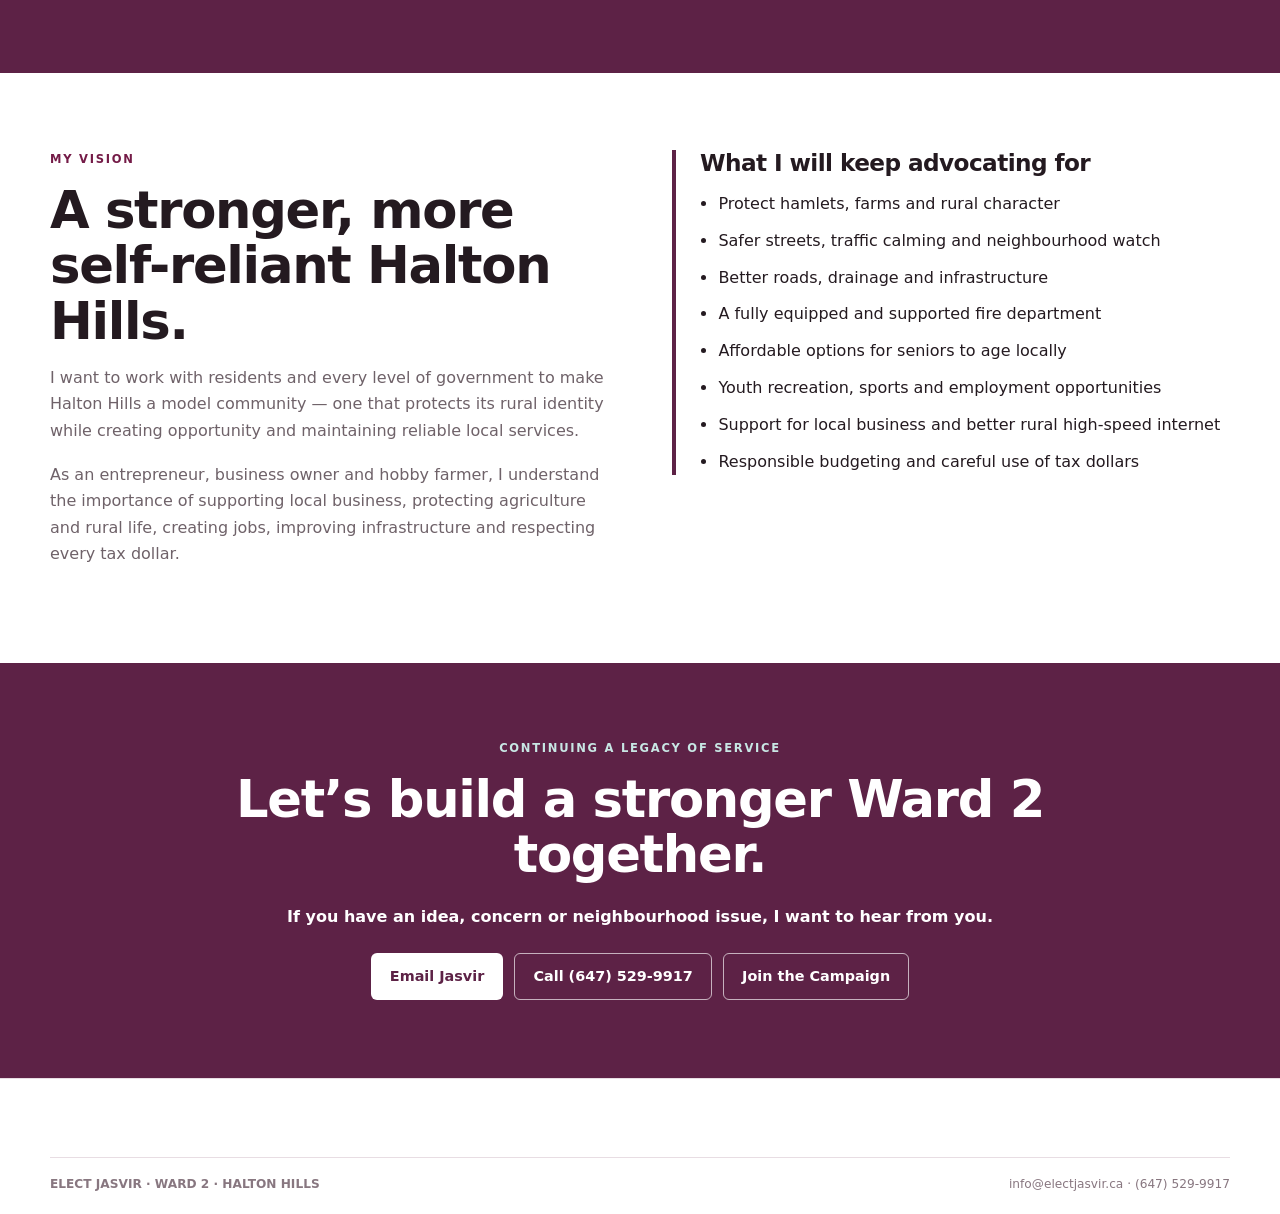
<file: jasvir-journey.html>
<!doctype html>
<html lang="en">
<head>
  <meta charset="utf-8">
  <meta name="viewport" content="width=device-width, initial-scale=1">
  <meta name="description" content="Jasvir’s education, leadership and 38 years of community advocacy in Canada and the UK.">
  <title>Jasvir’s Journey | Ward 2 · Halton Hills</title>
  <link rel="stylesheet" href="assets/styles.css">
</head>
<body class="journey-page">
  <a class="skip-link" href="#main">Skip to main content</a>
  <header class="site-header" data-header>
    <div class="nav-shell">
      <a class="brand" href="index.html" aria-label="Elect Jasvir home">
        <span class="brand-mark">J</span>
        <span class="brand-copy"><strong>ELECT JASVIR</strong><small>WARD 2 · HALTON HILLS</small></span>
      </a>
      <button class="menu-button" type="button" aria-expanded="false" aria-controls="site-nav" data-menu-button>
        <span>Menu</span>
        <svg viewBox="0 0 24 24" aria-hidden="true"><path d="M4 7h16M4 12h16M4 17h16"/></svg>
      </button>
      <nav class="site-nav" id="site-nav" data-nav>
        <a href="index.html#why">Why Jasvir</a>
        <a class="active" href="jasvir-journey.html">Jasvir’s Journey</a>
        <a href="index.html#priorities">Priorities</a>
        <a href="index.html#ward-map">Ward 2</a>
        <a href="voting.html">Vote 2026</a>
        <a href="index.html#volunteer">Volunteer</a>
        <a href="index.html#connect">Contact</a>
        <a class="nav-cta" href="tel:+16475299917">Call Jasvir</a>
      </nav>
    </div>
  </header>

  <main id="main">
    <section class="journey-hero">
      <div class="container journey-hero-grid">
        <div class="journey-hero-copy reveal-on-scroll">
          <p class="section-label">JASVIR’S JOURNEY</p>
          <h1>A life shaped by service — and a commitment that continues.</h1>
          <p class="lead">I am a mother of two, a proud Ward 2 resident of seven years, a hobby farmer, an entrepreneur and a mental-health care-home operator. My family and I call this community home, and I want to keep serving the people who make Halton Hills special.</p>
          <div class="journey-stats">
            <div><strong>38</strong><span>years of community service</span></div>
            <div><strong>30</strong><span>years serving in Canada</span></div>
            <div><strong>8</strong><span>years serving in the UK</span></div>
          </div>
        </div>
        <figure class="journey-hero-photo reveal-on-scroll">
          <img src="assets/images/1.jpg" alt="Jasvir, candidate for Halton Hills Council Ward 2">
        </figure>
      </div>
    </section>

    <section class="journey-section">
      <div class="container journey-two-col">
        <div class="journey-copy reveal-on-scroll">
          <p class="section-label">MY ROOTS</p>
          <h2>Service started early.</h2>
          <p>I have been serving others since I was 14, carrying forward the example set by my father. He worked as an electrical engineer for 49 years and, during that time, created employment opportunities for about 450 people from families in need.</p>
          <p>He taught me that real service is not about recognition — it is about lifting people up, creating opportunity and being there when someone needs help. That lesson has stayed with me throughout my life and continues to shape how I serve today.</p>
        </div>
        <div class="journey-quote reveal-on-scroll">
          <span>WHAT I LEARNED</span>
          <blockquote>“Real service means lifting others up.”</blockquote>
          <p><h4>That principle has guided my work with families, youth, seniors, newcomers and community organizations across Canada and the UK.</h4></p>
        </div>
      </div>
    </section>

    <section class="journey-section journey-soft">
      <div class="container">
        <div class="journey-heading reveal-on-scroll">
          <p class="section-label">EDUCATION & EXPERIENCE</p>
          <h2>Different fields. One purpose: helping people.</h2>
          <p>My education and professional experience help me understand community challenges from several angles — health, law, technology, language, business and public service.</p>
        </div>
        <div class="education-grid">
          <article class="education-card reveal-on-scroll"><span>01</span><h3>Health Sciences</h3><p>Graduate education in the United Kingdom, contributing to my understanding of health, care and community wellbeing.</p></article>
          <article class="education-card reveal-on-scroll"><span>02</span><h3>Law</h3><p>Law graduate in Canada, bringing a strong foundation in advocacy, process, accountability and public institutions.</p></article>
          <article class="education-card reveal-on-scroll"><span>03</span><h3>IT & Language Teaching</h3><p>Trained in information technology and language teaching in England — skills that strengthen communication and practical problem-solving.</p></article>
          <article class="education-card reveal-on-scroll"><span>04</span><h3>Multilingual Service</h3><p>Interpreter and translator experience supporting schools, police, courts and community services.</p></article>
        </div>
      </div>
    </section>

    <section class="journey-section">
      <div class="container journey-heading reveal-on-scroll">
        <p class="section-label">38 YEARS OF COMMUNITY ADVOCACY</p>
        <h2>Serving people where help is needed most.</h2>
        <p>My community work has included volunteer and non-volunteer service across many organizations and levels of government. These are some of the areas where I have been proud to contribute.</p>
      </div>

      <div class="container service-work-list">
        <article class="service-work reveal-on-scroll"><figure><img src="assets/images/2.jpg" alt="Community support"></figure><div><span>COMMUNITY SUPPORT</span><h3>Helping people in need</h3><p>Providing food, shelter and practical support to people in need, with service grounded in dignity and respect for everyone.</p></div></article>
        <article class="service-work reverse reveal-on-scroll"><figure><img src="assets/images/19.jpg" alt="Women's welfare and safety"></figure><div><span>WOMEN & FAMILIES</span><h3>Women’s welfare, safety & shelters</h3><p>Supporting domestic-violence and welfare initiatives, fundraising and donating to women’s and children’s shelters, and advocating for safer pathways forward.</p></div></article>
        <article class="service-work reveal-on-scroll"><figure><img src="assets/images/18.jpg" alt="Food bank service"></figure><div><span>FOOD SECURITY</span><h3>Food banks & local giving</h3><p>Donating and sharing food locally, supporting food-bank efforts and helping ensure neighbours facing difficult circumstances are not forgotten.</p></div></article>
        <article class="service-work reverse reveal-on-scroll"><figure><img src="assets/images/5.jpg" alt="Youth programs and soccer"></figure><div><span>YOUTH</span><h3>Youth programs & soccer coaching</h3><p>Supporting youth programs and coaching soccer for years, helping young people build confidence, teamwork, discipline and a stronger connection to community.</p></div></article>
        <article class="service-work reveal-on-scroll"><figure><img src="assets/images/20.jpg" alt="Hospital fundraising"></figure><div><span>HEALTHCARE</span><h3>Fundraising for hospitals</h3><p>Helping raise support for healthcare causes, including the Georgetown Hospital Foundation and other initiatives that strengthen care close to home.</p></div></article>
        <article class="service-work reverse reveal-on-scroll"><figure><img src="assets/images/7.jpg" alt="Seniors and mental health"></figure><div><span>CARE & WELLBEING</span><h3>Seniors & mental-health support</h3><p>Working with and supporting seniors, mental-health services and shelters — experience that continues through my work operating a mental-health care home.</p></div></article>
        <article class="service-work reveal-on-scroll"><figure><img src="assets/images/21.jpg" alt="Animal welfare"></figure><div><span>ANIMAL WELFARE</span><h3>Animal shelters</h3><p>Supporting animal-welfare efforts and shelters as part of a broader belief that compassionate communities care for people, animals and the environment around them.</p></div></article>
      </div>
    </section>

    <section class="journey-section journey-soft">
      <div class="container journey-heading reveal-on-scroll">
        <p class="section-label">COMMUNITY LEADERSHIP TODAY</p>
        <h2>Still serving. Still involved.</h2>
        <p>My commitment to community did not stop with past service. I remain actively involved in organizations supporting agriculture, women, families, hospice care, faith communities, youth and civic life.</p>
      </div>
      <div class="container leadership-grid">
        <article class="leadership-card reveal-on-scroll"><strong>National Farmers Union of Halton</strong><span>Board of Directors</span></article>
        <article class="leadership-card reveal-on-scroll"><strong>CFUW Georgetown</strong><span>Advocacy Chair</span></article>
        <article class="leadership-card reveal-on-scroll"><strong>Halton Hills Interfaith Community</strong><span>Board & Leadership</span></article>
        <article class="leadership-card reveal-on-scroll"><strong>North Halton Hospice</strong><span>Committee Member</span></article>
        <article class="leadership-card reveal-on-scroll"><strong>Lions Club</strong><span>Active Member</span></article>
        <article class="leadership-card reveal-on-scroll"><strong>OKD Soccer Club</strong><span>Coach since 2010 & Board involvement</span></article>
        <article class="leadership-card reveal-on-scroll"><strong>Royal Canadian Legion · Georgetown</strong><span>Member</span></article>
      </div>
    </section>

    <section class="journey-belief">
      <div class="container belief-inner reveal-on-scroll">
        <p class="section-label light">WHAT LEADERSHIP MEANS TO ME</p>
        <blockquote>“Leadership is about being a people’s voice and being available to everyday residents whenever they need help.”</blockquote>
        <p><h4>I believe good representation means listening, following up and staying accessible — not simply appearing for ceremonies. Residents should know their councillor is willing to hear them and work with them.</h4></p>
      </div>
    </section>

    <section class="journey-section">
      <div class="container journey-two-col">
        <div class="journey-copy reveal-on-scroll">
          <p class="section-label">MY VISION</p>
          <h2>A stronger, more self-reliant Halton Hills.</h2>
          <p>I want to work with residents and every level of government to make Halton Hills a model community — one that protects its rural identity while creating opportunity and maintaining reliable local services.</p>
          <p>As an entrepreneur, business owner and hobby farmer, I understand the importance of supporting local business, protecting agriculture and rural life, creating jobs, improving infrastructure and respecting every tax dollar.</p>
        </div>
        <div class="future-priorities reveal-on-scroll">
          <h3>What I will keep advocating for</h3>
          <ul>
            <li>Protect hamlets, farms and rural character</li>
            <li>Safer streets, traffic calming and neighbourhood watch</li>
            <li>Better roads, drainage and infrastructure</li>
            <li>A fully equipped and supported fire department</li>
            <li>Affordable options for seniors to age locally</li>
            <li>Youth recreation, sports and employment opportunities</li>
            <li>Support for local business and better rural high-speed internet</li>
            <li>Responsible budgeting and careful use of tax dollars</li>
          </ul>
        </div>
      </div>
    </section>

    <section class="journey-cta">
      <div class="container journey-cta-inner reveal-on-scroll">
        <p class="section-label light">CONTINUING A LEGACY OF SERVICE</p>
        <h2>Let’s build a stronger Ward 2 together.</h2>
        <p><h4>If you have an idea, concern or neighbourhood issue, I want to hear from you.</h4></p>
        <div class="journey-actions">
          <a class="button button-light" href="mailto:info@electjasvir.ca">Email Jasvir</a>
          <a class="button button-outline-light" href="tel:+16475299917">Call (647) 529-9917</a>
          <a class="button button-outline-light" href="index.html#volunteer">Join the Campaign</a>
        </div>
      </div>
    </section>
  </main>

  <footer class="site-footer">
    <div class="container footer-bottom">
      <strong>ELECT JASVIR · WARD 2 · HALTON HILLS</strong>
      <span>info@electjasvir.ca · (647) 529-9917</span>
    </div>
  </footer>
  <script src="assets/main.js"></script>
</body>
</html>
</file>
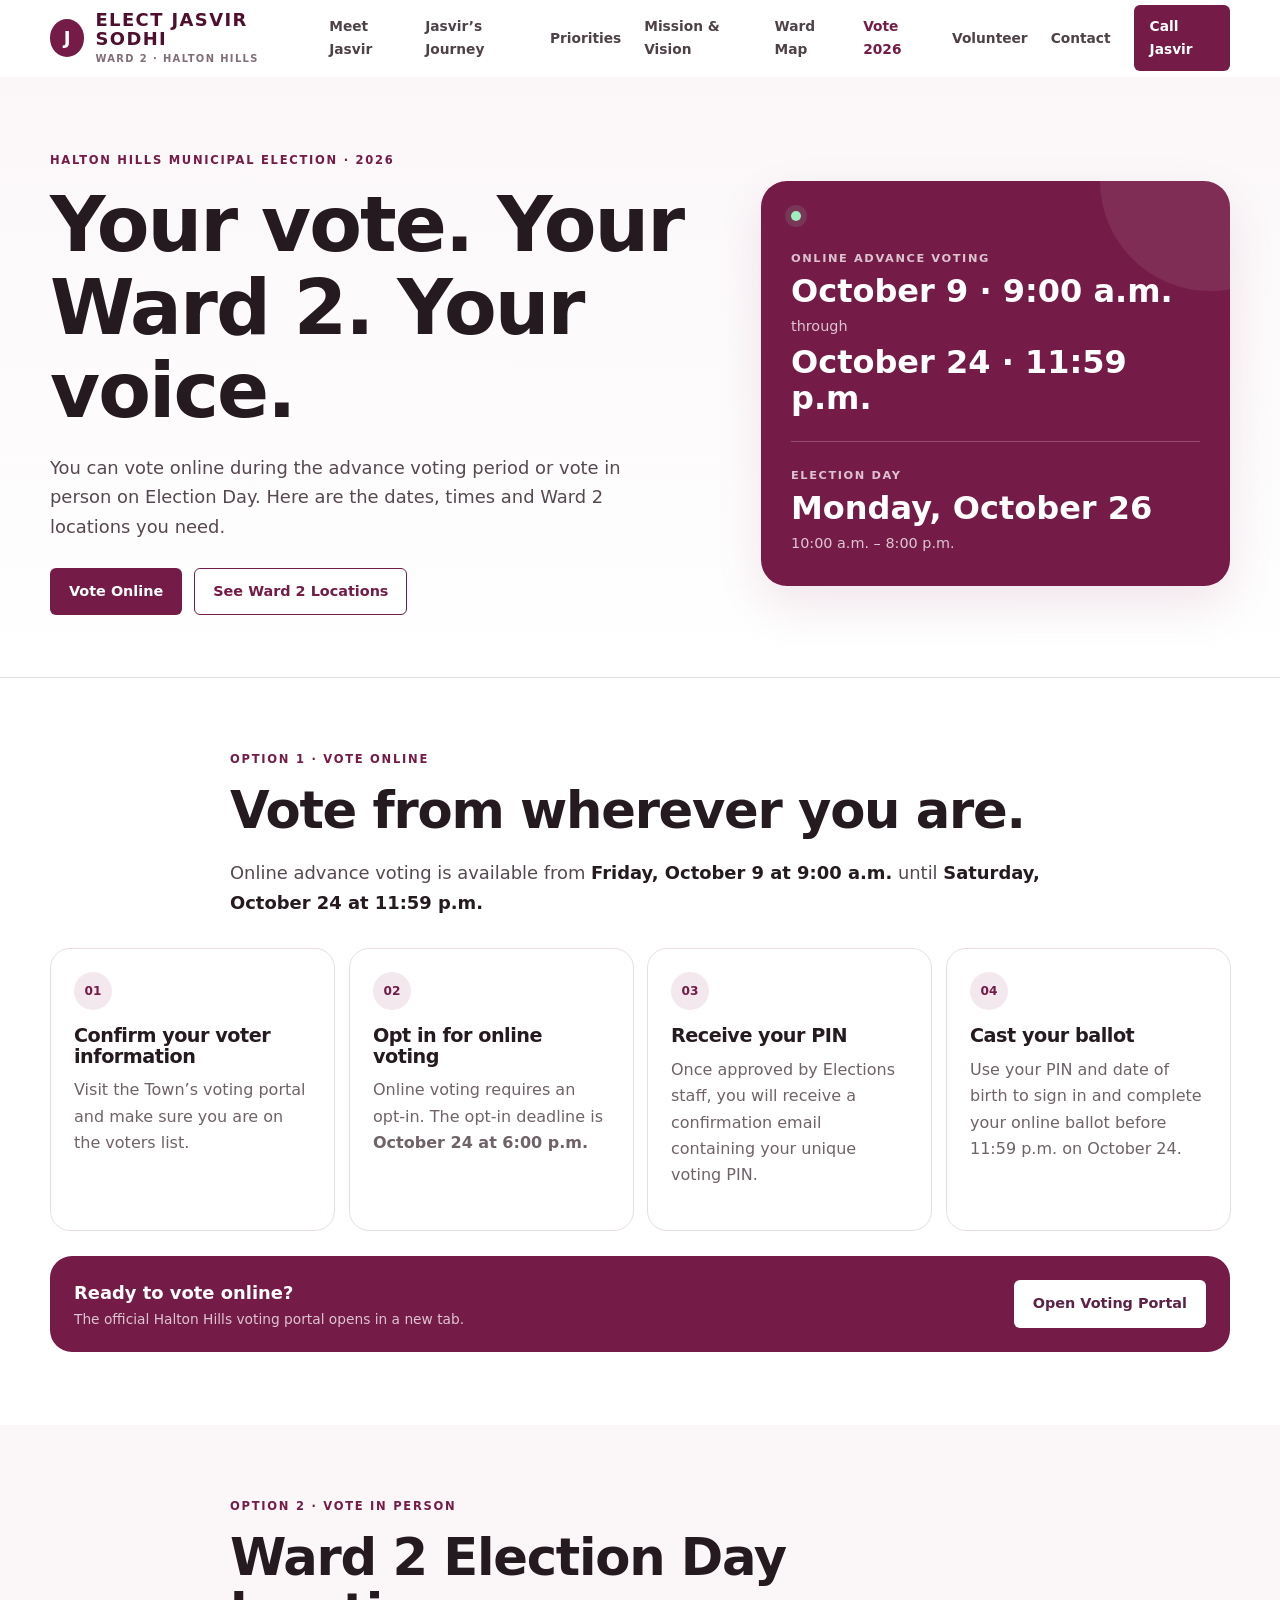
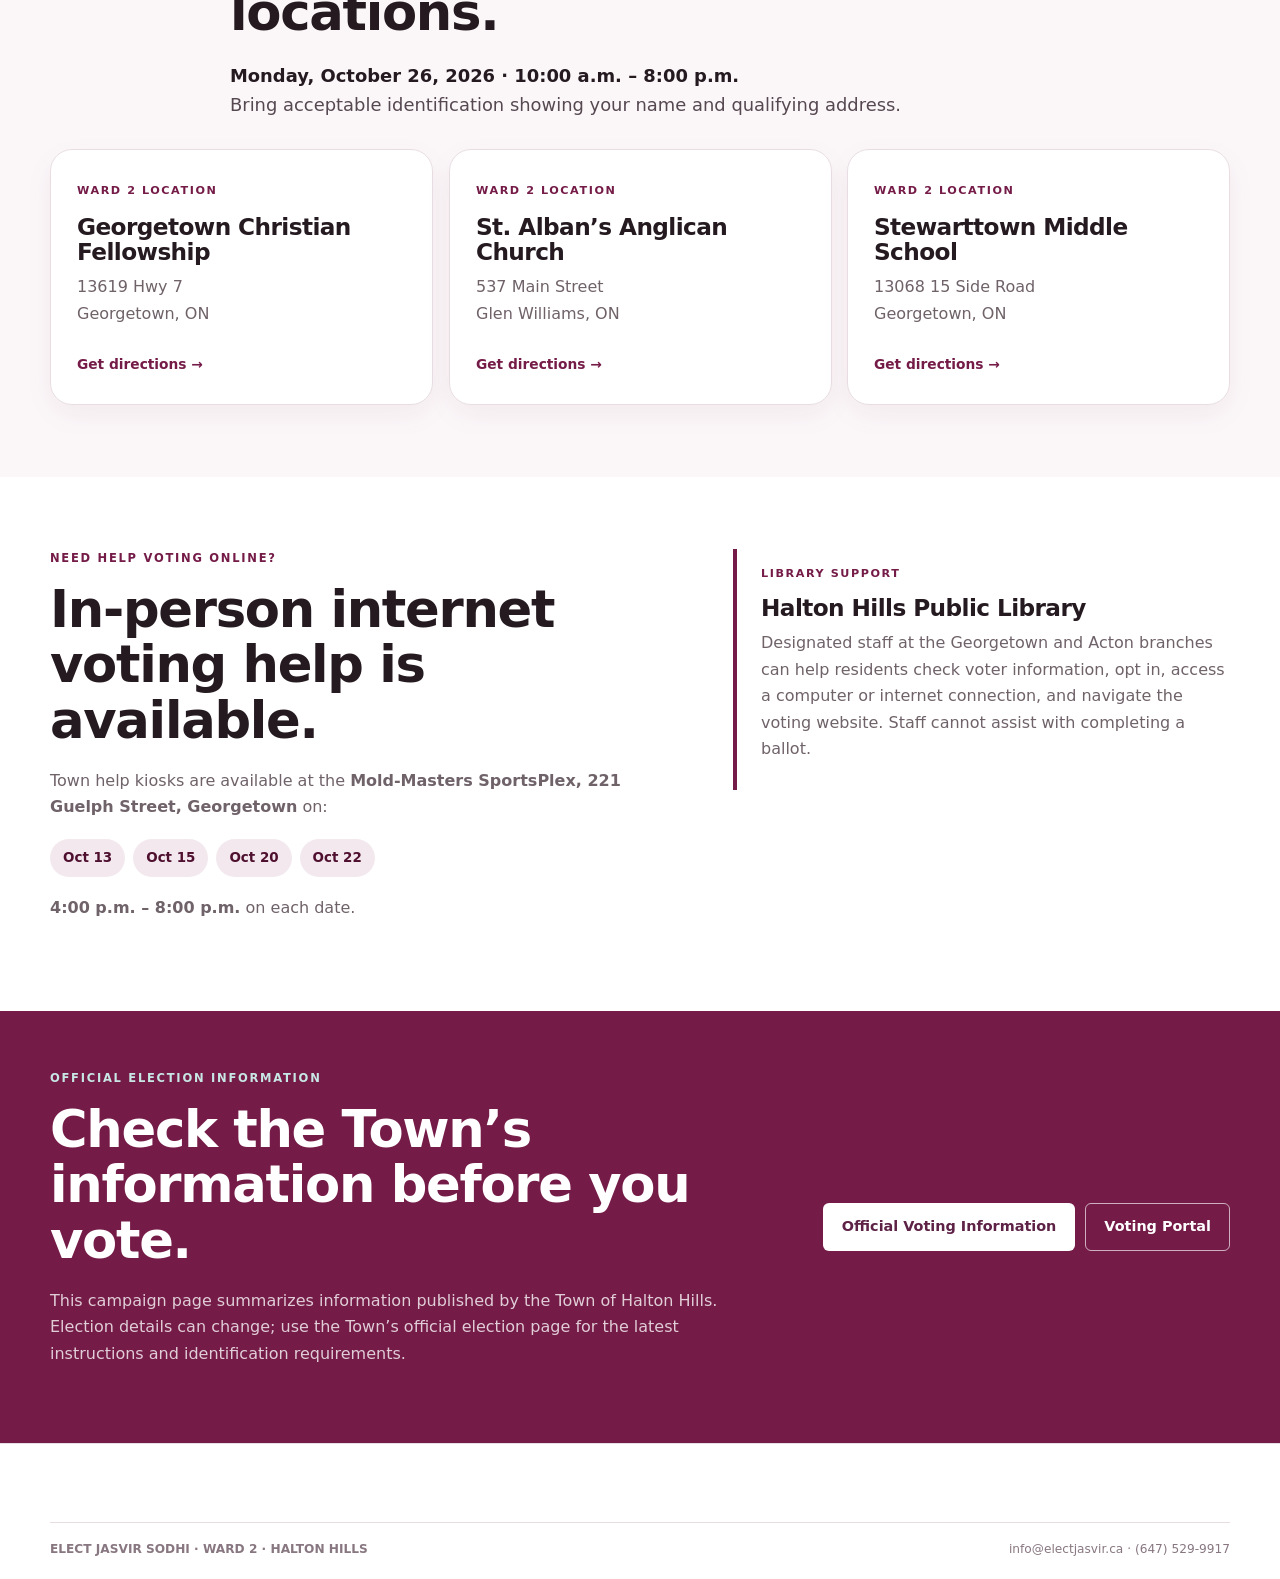
<file: voting.html>
<!doctype html>
<html lang="en">
<head>
  <meta charset="utf-8">
  <meta name="viewport" content="width=device-width, initial-scale=1">
  <meta name="description" content="How to vote in the 2026 Halton Hills municipal election: online voting dates, Ward 2 in-person locations, hours and voter help.">
  <title>Vote 2026 | Elect Jasvir Sodhi · Ward 2</title>
  <link rel="stylesheet" href="assets/styles.css">
</head>
<body class="voting-page">
  <a class="skip-link" href="#main">Skip to main content</a>
  <header class="site-header" data-header>
    <div class="nav-shell">
      <a class="brand" href="index.html" aria-label="Elect Jasvir Sodhi home">
        <span class="brand-mark">J</span>
        <span class="brand-copy"><strong>ELECT JASVIR SODHI</strong><small>WARD 2 · HALTON HILLS</small></span>
      </a>
      <button class="menu-button" type="button" aria-expanded="false" aria-controls="site-nav" data-menu-button>
        <span>Menu</span>
        <svg viewBox="0 0 24 24" aria-hidden="true"><path d="M4 7h16M4 12h16M4 17h16" /></svg>
      </button>
      <nav class="site-nav" id="site-nav" aria-label="Primary navigation" data-nav>
        <a href="index.html#why">Meet Jasvir</a>
        <a href="jasvir-journey.html">Jasvir’s Journey</a>
        <a href="index.html#priorities">Priorities</a>
        <a href="index.html#vision">Mission & Vision</a>
        <a href="index.html#ward-map">Ward Map</a>
        <a class="active" href="voting.html">Vote 2026</a>
        <a href="index.html#volunteer">Volunteer</a>
        <a href="index.html#connect">Contact</a>
        <a class="nav-cta" href="tel:+16475299917">Call Jasvir</a>
      </nav>
    </div>
  </header>

  <main id="main">
    <section class="vote-hero">
      <div class="container vote-hero-grid">
        <div class="vote-hero-copy reveal-on-scroll">
          <p class="section-label">HALTON HILLS MUNICIPAL ELECTION · 2026</p>
          <h1>Your vote. Your Ward 2. Your voice.</h1>
          <p class="lead">You can vote online during the advance voting period or vote in person on Election Day. Here are the dates, times and Ward 2 locations you need.</p>
          <div class="vote-hero-actions">
            <a class="button button-primary" href="https://vote2026.haltonhills.ca" target="_blank" rel="noopener">Vote Online</a>
            <a class="button button-secondary" href="#in-person">See Ward 2 Locations</a>
          </div>
        </div>
        <div class="vote-status-card reveal-on-scroll" aria-label="Voting dates at a glance">
          <span class="vote-status-dot" aria-hidden="true"></span>
          <p class="vote-status-kicker">ONLINE ADVANCE VOTING</p>
          <strong>October 9 · 9:00 a.m.</strong>
          <span>through</span>
          <strong>October 24 · 11:59 p.m.</strong>
          <hr>
          <p class="vote-status-kicker">ELECTION DAY</p>
          <strong>Monday, October 26</strong>
          <span>10:00 a.m. – 8:00 p.m.</span>
        </div>
      </div>
    </section>

    <section class="section vote-online" id="online">
      <div class="container vote-section-heading reveal-on-scroll">
        <p class="section-label">OPTION 1 · VOTE ONLINE</p>
        <h2>Vote from wherever you are.</h2>
        <p class="lead">Online advance voting is available from <strong>Friday, October 9 at 9:00 a.m.</strong> until <strong>Saturday, October 24 at 11:59 p.m.</strong></p>
      </div>
      <div class="container vote-steps">
        <article class="vote-step reveal-on-scroll"><span>01</span><h3>Confirm your voter information</h3><p>Visit the Town’s voting portal and make sure you are on the voters list.</p></article>
        <article class="vote-step reveal-on-scroll"><span>02</span><h3>Opt in for online voting</h3><p>Online voting requires an opt-in. The opt-in deadline is <strong>October 24 at 6:00 p.m.</strong></p></article>
        <article class="vote-step reveal-on-scroll"><span>03</span><h3>Receive your PIN</h3><p>Once approved by Elections staff, you will receive a confirmation email containing your unique voting PIN.</p></article>
        <article class="vote-step reveal-on-scroll"><span>04</span><h3>Cast your ballot</h3><p>Use your PIN and date of birth to sign in and complete your online ballot before 11:59 p.m. on October 24.</p></article>
      </div>
      <div class="container vote-action-band reveal-on-scroll">
        <div><strong>Ready to vote online?</strong><span>The official Halton Hills voting portal opens in a new tab.</span></div>
        <a class="button button-light" href="https://vote2026.haltonhills.ca" target="_blank" rel="noopener">Open Voting Portal</a>
      </div>
    </section>

    <section class="section vote-inperson" id="in-person">
      <div class="container vote-section-heading reveal-on-scroll">
        <p class="section-label">OPTION 2 · VOTE IN PERSON</p>
        <h2>Ward 2 Election Day locations.</h2>
        <p class="lead"><strong>Monday, October 26, 2026 · 10:00 a.m. – 8:00 p.m.</strong><br>Bring acceptable identification showing your name and qualifying address.</p>
      </div>
      <div class="container polling-grid">
        <article class="poll-card reveal-on-scroll">
          <span>WARD 2 LOCATION</span>
          <h3>Georgetown Christian Fellowship</h3>
          <p>13619 Hwy 7<br>Georgetown, ON</p>
          <a href="https://www.google.com/maps/search/?api=1&query=13619+Hwy+7+Georgetown+ON" target="_blank" rel="noopener">Get directions →</a>
        </article>
        <article class="poll-card reveal-on-scroll">
          <span>WARD 2 LOCATION</span>
          <h3>St. Alban’s Anglican Church</h3>
          <p>537 Main Street<br>Glen Williams, ON</p>
          <a href="https://www.google.com/maps/search/?api=1&query=537+Main+Street+Glen+Williams+ON" target="_blank" rel="noopener">Get directions →</a>
        </article>
        <article class="poll-card reveal-on-scroll">
          <span>WARD 2 LOCATION</span>
          <h3>Stewarttown Middle School</h3>
          <p>13068 15 Side Road<br>Georgetown, ON</p>
          <a href="https://www.google.com/maps/search/?api=1&query=13068+15+Side+Road+Georgetown+ON" target="_blank" rel="noopener">Get directions →</a>
        </article>
      </div>
    </section>

    <section class="section vote-help">
      <div class="container help-grid">
        <div class="help-copy reveal-on-scroll">
          <p class="section-label">NEED HELP VOTING ONLINE?</p>
          <h2>In-person internet voting help is available.</h2>
          <p>Town help kiosks are available at the <strong>Mold-Masters SportsPlex, 221 Guelph Street, Georgetown</strong> on:</p>
          <div class="help-dates"><span>Oct 13</span><span>Oct 15</span><span>Oct 20</span><span>Oct 22</span></div>
          <p><strong>4:00 p.m. – 8:00 p.m.</strong> on each date.</p>
        </div>
        <div class="help-note reveal-on-scroll">
          <span>LIBRARY SUPPORT</span>
          <h3>Halton Hills Public Library</h3>
          <p>Designated staff at the Georgetown and Acton branches can help residents check voter information, opt in, access a computer or internet connection, and navigate the voting website. Staff cannot assist with completing a ballot.</p>
        </div>
      </div>
    </section>

    <section class="vote-official">
      <div class="container vote-official-inner reveal-on-scroll">
        <div>
          <p class="section-label light">OFFICIAL ELECTION INFORMATION</p>
          <h2>Check the Town’s information before you vote.</h2>
          <p>This campaign page summarizes information published by the Town of Halton Hills. Election details can change; use the Town’s official election page for the latest instructions and identification requirements.</p>
        </div>
        <div class="vote-official-actions">
          <a class="button button-light" href="https://www.haltonhills.ca/voting-locations" target="_blank" rel="noopener">Official Voting Information</a>
          <a class="button button-outline-light" href="https://vote2026.haltonhills.ca" target="_blank" rel="noopener">Voting Portal</a>
        </div>
      </div>
    </section>
  </main>

  <footer class="site-footer">
    <div class="container footer-bottom">
      <strong>ELECT JASVIR SODHI · WARD 2 · HALTON HILLS</strong>
      <span>info@electjasvir.ca · (647) 529-9917</span>
    </div>
  </footer>
  <script src="assets/main.js"></script>
</body>
</html>
</file>
<file: assets/styles.css>
:root {
  --teal: #741B47;
  --teal-dark: #4F102F;
  --teal-soft: #F3E8EE;
  --teal-pale: #FBF7F9;
  --ink: #241A20;
  --muted: #6F6269;
  --line: #E8DDE3;
  --white: #ffffff;
  --max: 1180px;
  --shadow: 0 18px 48px rgba(116, 27, 71, .11);
}

* {
  box-sizing: border-box
}

html {
  scroll-behavior: smooth
}

body {
  margin: 0;
  background: #fff;
  color: var(--ink);
  font-family: Inter, ui-sans-serif, system-ui, -apple-system, BlinkMacSystemFont, "Segoe UI", sans-serif;
  line-height: 1.65;
  -webkit-font-smoothing: antialiased
}

img {
  display: block;
  width: 100%
}

a {
  color: inherit;
  text-decoration: none
}

button,
input,
textarea {
  font: inherit
}

.container {
  width: min(var(--max), calc(100% - 40px));
  margin-inline: auto
}

.section {
  padding: 72px 0
}

h1,
h2,
h3,
p {
  margin-top: 0
}

h1,
h2,
h3 {
  letter-spacing: -.025em;
  line-height: 1.08
}

h1 {
  font-size: clamp(3.1rem, 6vw, 6rem);
  font-weight: 780;
  margin-bottom: 24px
}

h2 {
  font-size: clamp(2.2rem, 4vw, 3.8rem);
  font-weight: 760;
  margin-bottom: 20px
}

h3 {
  font-size: 1.45rem;
  margin-bottom: 10px
}

p {
  color: var(--muted);
  margin-bottom: 18px
}

.lead {
  font-size: 1.12rem;
  color: #564850
}

.section-label,
.eyebrow {
  font-size: .72rem;
  font-weight: 800;
  letter-spacing: .15em;
  color: var(--teal);
  margin-bottom: 14px
}

.section-label.light {
  color: #c8e7e4
}

.skip-link {
  position: fixed;
  left: 16px;
  top: -50px;
  z-index: 1000;
  background: #fff;
  border: 2px solid var(--teal);
  padding: 10px 14px
}

.skip-link:focus {
  top: 16px
}

.site-header {
  position: sticky;
  top: 0;
  z-index: 100;
  background: rgba(255, 255, 255, .96);
  border-bottom: 1px solid transparent;
  transition: .2s ease
}

.site-header.is-scrolled {
  border-color: var(--line);
  box-shadow: 0 6px 20px rgba(0, 0, 0, .04)
}

.nav-shell {
  width: min(var(--max), calc(100% - 40px));
  height: 76px;
  margin: auto;
  display: flex;
  align-items: center;
  justify-content: space-between;
  gap: 24px
}

.brand {
  display: inline-flex;
  align-items: center;
  gap: 11px
}

.brand-mark {
  width: 38px;
  height: 38px;
  border-radius: 50%;
  display: grid;
  place-items: center;
  background: var(--teal);
  color: #fff;
  font-weight: 800;
  font-size: 1.15rem
}

.brand-copy {
  display: grid;
  line-height: 1.05
}

.brand-copy strong {
  color: var(--teal-dark);
  font-size: 1.12rem;
  letter-spacing: .08em
}

.brand-copy small {
  margin-top: 5px;
  font-size: .62rem;
  letter-spacing: .14em;
  color: #806D77;
  font-weight: 700
}

.site-nav {
  display: flex;
  align-items: center;
  gap: 23px
}

.site-nav a {
  font-size: .86rem;
  font-weight: 650;
  color: #4E4248
}

.site-nav a:hover {
  color: var(--teal)
}

.site-nav .nav-cta {
  padding: 10px 16px;
  border-radius: 6px;
  background: var(--teal);
  color: #fff
}

.menu-button {
  display: none;
  background: none;
  border: 0;
  color: var(--teal-dark);
  align-items: center;
  gap: 9px;
  font-weight: 700
}

.menu-button svg {
  width: 24px;
  fill: none;
  stroke: currentColor;
  stroke-width: 2
}

.hero {
  padding: 64px 0 58px;
  background: #fff;
  border-bottom: 1px solid var(--line)
}

.hero-grid {
  display: grid;
  grid-template-columns: 1.02fr .78fr;
  align-items: center;
  gap: 64px
}

.hero h1 span {
  color: var(--teal)
}

.hero-lead {
  font-size: 1.18rem;
  max-width: 720px
}

.hero-actions,
.connect-actions {
  display: flex;
  flex-wrap: wrap;
  gap: 12px;
  margin: 28px 0 30px
}

.button {
  display: inline-flex;
  align-items: center;
  justify-content: center;
  min-height: 46px;
  padding: 11px 18px;
  border-radius: 6px;
  font-weight: 760;
  font-size: .9rem;
  border: 1px solid transparent
}

.button-primary {
  background: var(--teal);
  color: #fff
}

.button-primary:hover {
  background: var(--teal-dark)
}

.button-secondary {
  background: #fff;
  color: var(--teal);
  border-color: var(--teal)
}

.button-secondary:hover {
  background: var(--teal-pale)
}

.button-light {
  background: #fff;
  color: var(--teal-dark)
}

.hero-contact {
  display: flex;
  gap: 32px;
  padding-top: 18px;
  border-top: 1px solid var(--line)
}

.hero-contact a {
  display: grid
}

.hero-contact span {
  font-size: .68rem;
  letter-spacing: .12em;
  font-weight: 800;
  color: #887780
}

.hero-contact strong {
  font-size: .95rem;
  color: var(--teal-dark)
}

.hero-photo {
  border-radius: 18px;
  overflow: hidden;
  box-shadow: var(--shadow);
  aspect-ratio: 4/5;
  background: var(--teal-soft)
}

.hero-photo img {
  height: 100%;
  object-fit: cover;
  object-position: center 16%
}

.meet {
  background: #fff
}

.meet-grid {
  display: grid;
  grid-template-columns: .8fr 1.2fr;
  gap: 56px;
  align-items: start
}

.meet-copy {
  max-width: 520px
}

.meet-photos {
  display: grid;
  grid-template-columns: 1.15fr .85fr;
  grid-template-rows: 1fr 1fr;
  gap: 12px;
  height: 510px
}

.meet-photos figure {
  margin: 0;
  overflow: hidden;
  border-radius: 14px;
  background: #F6EDF2
}

.meet-photos figure:first-child {
  grid-row: 1/3
}

.meet-photos img {
  height: 100%;
  object-fit: cover
}

.vision {
  background: var(--teal-pale);
  border-block: 1px solid var(--line)
}

.vision-grid {
  display: grid;
  grid-template-columns: .85fr 1.15fr;
  gap: 56px;
  align-items: start
}

.vision-heading h2 {
  max-width: 520px
}

.statement-grid {
  display: grid;
  gap: 14px
}

.statement-card {
  padding: 28px;
  background: #fff;
  border: 1px solid var(--line);
  border-left: 5px solid var(--teal);
  border-radius: 8px
}

.statement-card span {
  display: block;
  color: var(--teal);
  font-size: .72rem;
  font-weight: 850;
  letter-spacing: .14em;
  margin-bottom: 10px
}

.statement-card p {
  margin: 0;
  color: #5A4B53;
  font-size: 1.05rem
}

.priorities {
  background: #fff
}

.priorities-heading {
  max-width: 790px;
  text-align: center;
  margin-bottom: 38px
}

.priorities-heading h2 {
  margin-bottom: 12px
}

.priorities-heading p:last-child {
  max-width: 650px;
  margin: 0 auto
}

.priority-overview {
  display: grid;
  grid-template-columns: repeat(3, 1fr);
  border: 1px solid var(--line);
  border-radius: 10px;
  overflow: hidden;
  margin-bottom: 64px
}

.priority-overview article {
  padding: 24px;
  border-right: 1px solid var(--line);
  border-bottom: 1px solid var(--line);
  background: #fff
}

.priority-overview article:nth-child(3n) {
  border-right: 0
}

.priority-overview article:nth-child(n+4) {
  border-bottom: 0
}

.priority-overview span {
  display: inline-grid;
  place-items: center;
  width: 34px;
  height: 34px;
  border-radius: 50%;
  background: var(--teal-soft);
  color: var(--teal);
  font-weight: 800;
  font-size: .72rem;
  margin-bottom: 16px
}

.priority-overview h3 {
  font-size: 1.25rem;
  color: var(--teal-dark)
}

.priority-overview p {
  margin: 0;
  font-size: .92rem
}

.issue-list {
  display: grid;
  gap: 22px
}

.issue-row {
  display: grid;
  grid-template-columns: .84fr 1.16fr;
  min-height: 320px;
  background: var(--teal-pale);
  border: 1px solid var(--line);
  border-radius: 12px;
  overflow: hidden
}

.issue-row.reverse {
  grid-template-columns: 1.16fr .84fr
}

.issue-row.reverse .issue-photo {
  order: 2
}

.issue-row.reverse .issue-copy {
  order: 1
}

.issue-photo img {
  height: 100%;
  object-fit: cover
}

.issue-copy {
  padding: 42px 46px;
  align-self: center
}

.issue-number {
  display: block;
  color: var(--teal);
  font-size: .7rem;
  font-weight: 850;
  letter-spacing: .13em;
  margin-bottom: 12px
}

.issue-copy h3 {
  font-size: clamp(1.8rem, 3vw, 2.6rem);
  color: var(--teal-dark)
}

.issue-copy p {
  margin: 0;
  max-width: 650px;
  color: #5C4D55
}

.principles {
  padding: 42px 0;
  background: var(--teal);
  color: #fff
}

.principle-row {
  display: grid;
  grid-template-columns: repeat(3, 1fr)
}

.principle-row article {
  padding: 8px 28px;
  border-right: 1px solid rgba(255, 255, 255, .22)
}

.principle-row article:first-child {
  padding-left: 0
}

.principle-row article:last-child {
  border-right: 0
}

.principle-row strong {
  display: block;
  font-size: 1.2rem;
  margin-bottom: 5px
}

.principle-row p {
  margin: 0;
  color: rgba(255, 255, 255, .72);
  font-size: .92rem
}

.community {
  background: #fff
}

.community-grid {
  display: grid;
  grid-template-columns: .9fr 1.1fr;
  gap: 56px;
  align-items: center
}

.community-photo {
  border-radius: 14px;
  overflow: hidden;
  aspect-ratio: 4/3;
  background: var(--teal-soft)
}

.community-photo img {
  height: 100%;
  object-fit: cover
}

.community-copy h2 {
  max-width: 630px
}

.text-link {
  display: inline-flex;
  gap: 10px;
  color: var(--teal);
  font-weight: 760;
  border-bottom: 1px solid var(--teal);
  padding-bottom: 3px
}

.ward-map {
  background: var(--teal-pale);
  border-block: 1px solid var(--line)
}

.map-copy {
  max-width: 780px;
  margin-bottom: 24px
}

.map-copy .button {
  margin-top: 4px
}

.map-frame {
  background: #fff;
  border: 1px solid var(--line);
  border-radius: 10px;
  padding: 10px;
  box-shadow: 0 10px 30px rgba(116, 27, 71, .08)
}

.pdf-frame object,
.pdf-frame iframe {
  display: block;
  width: 100%;
  height: min(78vw, 940px);
  min-height: 620px;
  border: 0;
  background: #fff
}

.volunteer {
  background: var(--teal);
  color: #fff
}

.volunteer-heading {
  max-width: 760px;
  margin-bottom: 30px
}

.volunteer-heading h2 {
  color: #fff
}

.volunteer-heading>p {
  color: rgba(255, 255, 255, .76)
}

.volunteer-options {
  display: grid;
  grid-template-columns: repeat(4, 1fr);
  gap: 12px;
  margin-bottom: 28px
}

.volunteer-options article {
  padding: 22px;
  background: rgba(255, 255, 255, .08);
  border: 1px solid rgba(255, 255, 255, .18);
  border-radius: 8px
}

.volunteer-options span {
  display: block;
  font-size: .7rem;
  letter-spacing: .12em;
  color: #E8C9D7;
  font-weight: 800
}

.volunteer-options h3 {
  margin: 16px 0 8px;
  color: #fff;
  font-size: 1.25rem
}

.volunteer-options p {
  margin: 0;
  color: rgba(255, 255, 255, .72);
  font-size: .9rem
}

.volunteer-panel {
  display: grid;
  grid-template-columns: 1.25fr .75fr;
  background: #fff;
  border-radius: 10px;
  overflow: hidden
}

.volunteer-form {
  padding: 32px;
  color: var(--ink)
}

.volunteer-form h3 {
  font-size: 1.75rem
}

.volunteer-form>p:not(.section-label) {
  font-size: .92rem
}

.form-grid {
  display: grid;
  grid-template-columns: 1fr 1fr;
  gap: 14px
}

.volunteer-form label {
  display: grid;
  gap: 6px;
  font-size: .8rem;
  font-weight: 700;
  color: #5A4A53
}

.volunteer-form input,
.volunteer-form textarea {
  width: 100%;
  border: 1px solid #DDCED6;
  border-radius: 6px;
  padding: 10px 11px;
  outline: none
}

.volunteer-form input:focus,
.volunteer-form textarea:focus {
  border-color: var(--teal);
  box-shadow: 0 0 0 3px rgba(116, 27, 71, .10)
}

.volunteer-form fieldset {
  border: 0;
  padding: 0;
  margin: 18px 0
}

.volunteer-form legend {
  font-size: .8rem;
  font-weight: 750;
  margin-bottom: 9px
}

.check-grid {
  display: grid;
  grid-template-columns: repeat(3, 1fr);
  gap: 8px
}

.check-grid label {
  display: flex;
  align-items: center;
  gap: 7px;
  font-weight: 600
}

.check-grid input {
  width: auto
}

.volunteer-form>.button {
  margin-top: 12px;
  border: 0;
  cursor: pointer
}

.volunteer-qr {
  padding: 34px;
  background: var(--teal-dark);
  display: flex;
  flex-direction: column;
  justify-content: center
}

.qr-card {
  width: min(210px, 100%);
  background: #fff;
  border-radius: 8px;
  padding: 10px;
  margin-bottom: 20px
}

.volunteer-qr h3 {
  color: #fff;
  font-size: 1.8rem
}

.volunteer-qr .button {
  align-self: flex-start;
  margin-top: 8px
}

.connect {
  background: #fff
}

.connect-inner {
  text-align: center;
  max-width: 760px
}

.connect-inner h2 {
  margin-bottom: 14px
}

.connect-inner>p:not(.section-label) {
  max-width: 650px;
  margin-inline: auto
}

.connect-actions {
  justify-content: center;
  margin-bottom: 0
}

.site-footer {
  padding: 46px 0 20px;
  border-top: 1px solid var(--line);
  background: #fff
}

.footer-grid {
  display: grid;
  grid-template-columns: 1.25fr .75fr 1fr;
  gap: 36px
}

.footer-grid>div>p {
  font-size: .9rem;
  margin: 15px 0 0
}

.footer-grid nav,
.footer-contact {
  display: grid;
  align-content: start;
  gap: 9px
}

.footer-grid nav a,
.footer-contact a,
.footer-contact span {
  font-size: .86rem;
  color: #5e6d6a
}

.footer-bottom {
  margin-top: 32px;
  padding-top: 16px;
  border-top: 1px solid var(--line);
  display: flex;
  justify-content: space-between;
  font-size: .76rem;
  color: #887780
}

@media(max-width:980px) {
  .site-nav {
    position: absolute;
    top: 76px;
    left: 0;
    right: 0;
    display: none;
    flex-direction: column;
    align-items: stretch;
    padding: 16px 20px 22px;
    background: #fff;
    border-bottom: 1px solid var(--line);
    box-shadow: 0 12px 30px rgba(0, 0, 0, .07)
  }

  .site-nav.is-open {
    display: flex
  }

  .site-nav a {
    padding: 7px 2px
  }

  .menu-button {
    display: flex
  }

  .hero-grid,
  .meet-grid,
  .vision-grid,
  .community-grid {
    grid-template-columns: 1fr;
    gap: 34px
  }

  .hero-copy {
    order: 1
  }

  .hero-photo {
    order: 2;
    max-width: 620px;
    width: 100%;
    margin: auto
  }

  .meet-copy {
    max-width: 760px
  }

  .meet-photos {
    height: 460px
  }

  .vision-grid {
    gap: 28px
  }

  .vision-heading h2 {
    max-width: 760px
  }

  .priority-overview {
    grid-template-columns: repeat(2, 1fr)
  }

  .priority-overview article {
    border-right: 1px solid var(--line) !important;
    border-bottom: 1px solid var(--line) !important
  }

  .priority-overview article:nth-child(2n) {
    border-right: 0 !important
  }

  .priority-overview article:nth-child(n+5) {
    border-bottom: 0 !important
  }

  .issue-row,
  .issue-row.reverse {
    grid-template-columns: 1fr 1fr
  }

  .principle-row {
    grid-template-columns: 1fr 1fr 1fr
  }

  .volunteer-options {
    grid-template-columns: repeat(2, 1fr)
  }

  .volunteer-panel {
    grid-template-columns: 1fr
  }

  .volunteer-qr {
    align-items: center;
    text-align: center
  }

  .volunteer-qr .button {
    align-self: center
  }

  .footer-grid {
    grid-template-columns: 1fr 1fr
  }

  .footer-grid>div:first-child {
    grid-column: 1/-1
  }
}

@media(max-width:680px) {

  .container,
  .nav-shell {
    width: min(100% - 28px, var(--max))
  }

  .section {
    padding: 52px 0
  }

  .nav-shell {
    height: 68px
  }

  .site-nav {
    top: 68px
  }

  h1 {
    font-size: clamp(2.15rem, 10vw, 3.15rem)
  }

  h2 {
    font-size: clamp(1.9rem, 8vw, 2.7rem)
  }

  .hero {
    padding: 34px 0 44px
  }

  .hero-grid {
    gap: 24px
  }

  .hero-copy {
    display: contents
  }

  .eyebrow {
    order: 1;
    margin-bottom: 0
  }

  .hero-copy h1 {
    order: 2;
    margin-bottom: 0;
    font-size: 2.25rem
  }

  .hero-photo {
    order: 3;
    aspect-ratio: 4/5;
    border-radius: 12px
  }

  .hero-lead {
    order: 4;
    font-size: 1rem;
    margin-bottom: 0
  }

  .hero-actions {
    order: 6;
    display: grid;
    margin: 8px 0 0
  }

  .hero-contact {
    order: 5;
    display: grid;
    gap: 12px;
    padding-top: 14px
  }

  .button {
    width: 100%
  }

  .meet-grid {
    gap: 26px
  }

  .meet-photos {
    height: auto;
    display: grid;
    grid-template-columns: 1fr;
    grid-template-rows: none;
    gap: 10px
  }

  .meet-photos figure,
  .meet-photos figure:first-child {
    grid-row: auto;
    aspect-ratio: 16/11;
    border-radius: 18px
  }

  .meet-photos img {
    height: 100%;
    object-fit: cover
  }

  .vision {
    padding-block: 46px
  }

  .statement-card {
    padding: 22px
  }

  .priority-overview {
    grid-template-columns: 1fr;
    margin-bottom: 38px
  }

  .priority-overview article,
  .priority-overview article:nth-child(n) {
    border-right: 0 !important;
    border-bottom: 1px solid var(--line) !important
  }

  .priority-overview article:last-child {
    border-bottom: 0 !important
  }

  .issue-list {
    gap: 14px
  }

  .issue-row,
  .issue-row.reverse {
    grid-template-columns: 1fr;
    min-height: 0
  }

  .issue-row.reverse .issue-photo,
  .issue-row.reverse .issue-copy {
    order: initial
  }

  .issue-photo {
    aspect-ratio: 16/10
  }

  .issue-copy {
    padding: 24px
  }

  .issue-copy h3 {
    font-size: 1.85rem
  }

  .principles {
    padding: 28px 0
  }

  .principle-row {
    grid-template-columns: 1fr
  }

  .principle-row article,
  .principle-row article:first-child {
    padding: 14px 0;
    border-right: 0;
    border-bottom: 1px solid rgba(255, 255, 255, .2)
  }

  .principle-row article:last-child {
    border-bottom: 0
  }

  .community-grid {
    gap: 24px
  }

  .pdf-frame object,
  .pdf-frame iframe {
    height: 72vh;
    min-height: 520px
  }

  .map-frame {
    padding: 5px
  }

  .volunteer {
    padding-block: 50px
  }

  .volunteer-options {
    grid-template-columns: 1fr
  }

  .volunteer-panel {
    border-radius: 8px
  }

  .volunteer-form {
    padding: 22px 18px
  }

  .form-grid,
  .check-grid {
    grid-template-columns: 1fr
  }

  .volunteer-qr {
    padding: 26px 20px
  }

  .footer-grid {
    grid-template-columns: 1fr
  }

  .footer-grid>div:first-child {
    grid-column: auto
  }

  .footer-bottom {
    display: grid;
    gap: 5px
  }
}


/* Scroll reveal — subtle, fast and performance-friendly on desktop and mobile */
.reveal-on-scroll {
    opacity: 0;
    transform: translateY(18px);
    transition: opacity 420ms ease-out, transform 420ms ease-out;
    will-change: opacity, transform;
  }

  .reveal-on-scroll.is-visible {
    opacity: 1;
    transform: translateY(0);
  }

  .reveal-on-scroll.reveal-delay-1 {
    transition-delay: 55ms;
  }

  .reveal-on-scroll.reveal-delay-2 {
    transition-delay: 110ms;
  }

@media (prefers-reduced-motion: reduce) {
  .reveal-on-scroll {
    opacity: 1 !important;
    transform: none !important;
    transition: none !important;
  }
}


/* Candidate name directly below hero portrait */
.hero-visual {
  min-width: 0
}

.hero-candidate-name {
  margin-top: 34px;
  color: var(--teal);
  font-size: clamp(3rem, 5.5vw, 5.75rem);
  font-weight: 900;
  line-height: .88;
  letter-spacing: -.055em;
  text-transform: uppercase;
}

@media(max-width:980px) {
  .hero-visual {
    order: 2;
    max-width: 620px;
    width: 100%;
    margin: auto
  }
}

@media(max-width:640px) {
  .hero-visual {
    order: 3;
    max-width: none;
    margin: 0
  }

  .hero-candidate-name {
    margin-top: 10px;
    font-size: clamp(3rem, 15vw, 4.6rem);
    line-height: .9
  }
}


/* v11: definitive centering for the actual candidate-name element */
.hero-visual .hero-candidate-name {
  display: block !important;
  width: 100% !important;
  margin-left: auto !important;
  margin-right: auto !important;
  text-align: center !important;
  justify-self: center !important;
  align-self: center !important;
}

@media (max-width: 640px) {
  .hero-visual .hero-candidate-name {
    width: 100% !important;
    text-align: center !important;
    margin-left: auto !important;
    margin-right: auto !important;
  }
}

/* v12 bio + refreshed commitments */
.bio-chips {
  display: flex;
  flex-wrap: wrap;
  gap: .55rem;
  margin-top: 1rem
}

.bio-chips span {
  border: 1px solid rgba(93, 34, 70, .18);
  background: #fff;
  padding: .48rem .72rem;
  border-radius: 999px;
  font-size: .84rem;
  font-weight: 700;
  color: var(--plum, #5d2246)
}

.service-strip {
  background: var(--plum, #5d2246);
  color: #fff;
  padding: 1.35rem 0
}

.service-strip-grid {
  display: grid;
  grid-template-columns: repeat(4, 1fr);
  gap: 1rem
}

.service-strip-grid div {
  display: flex;
  flex-direction: column;
  gap: .15rem
}

.service-strip-grid strong {
  font-size: 1.05rem
}

.service-strip-grid span {
  font-size: .82rem;
  opacity: .8
}

@media(max-width:760px) {
  .service-strip-grid {
    grid-template-columns: 1fr 1fr
  }

  .bio-chips {
    gap: .4rem
  }

  .bio-chips span {
    font-size: .76rem
  }
}

/* v13: five-photo Meet Jasvir collage */
.meet-photos {
  display: grid;
  grid-template-columns: repeat(2, minmax(0, 1fr));
  grid-template-rows: repeat(3, 180px);
  gap: 12px;
}

.meet-photos figure {
  margin: 0;
  overflow: hidden;
  border-radius: 22px;
  min-width: 0;
}

.meet-photos figure:nth-child(1) {
  grid-row: span 2;
}

.meet-photos figure:nth-child(4),
.meet-photos figure:nth-child(5) {
  grid-row: auto;
}

.meet-photos img {
  width: 100%;
  height: 100%;
  object-fit: cover;
  display: block;
}

@media (max-width: 760px) {
  .meet-photos {
    display: flex;
    flex-direction: column;
    gap: 12px;
  }

  .meet-photos figure {
    width: 100%;
    height: auto;
    aspect-ratio: 4 / 3;
    border-radius: 26px;
  }

  .meet-photos figure:nth-child(1),
  .meet-photos figure:nth-child(4),
  .meet-photos figure:nth-child(5) {
    grid-row: auto;
    grid-column: auto;
  }
}


/* v14: Meet Jasvir equal-height collage + clean mobile order */
.meet-grid {
  align-items: stretch !important;
}

.meet-copy {
  display: flex;
  flex-direction: column;
  min-height: 100%;
}

.meet-photos {
  height: 100% !important;
  min-height: 100% !important;
  align-self: stretch !important;
  display: grid !important;
  grid-template-columns: repeat(2, minmax(0, 1fr)) !important;
  grid-template-rows: repeat(3, minmax(0, 1fr)) !important;
  gap: 12px !important;
}

.meet-photos figure {
  margin: 0 !important;
  min-height: 0 !important;
  overflow: hidden !important;
  border-radius: 22px !important;
}

.meet-photos figure:nth-child(1) {
  grid-row: span 2 !important;
}

.meet-photos figure:nth-child(4),
.meet-photos figure:nth-child(5) {
  grid-row: auto !important;
}

.meet-photos img {
  width: 100% !important;
  height: 100% !important;
  object-fit: cover !important;
  display: block !important;
}

/* Desktop/tablet: let both columns naturally match the taller content column */
@media (min-width: 761px) {
  .meet-grid {
    grid-template-columns: minmax(0, 1fr) minmax(0, 1fr) !important;
  }

  .meet-photos {
    min-height: 560px !important;
  }
}

/* Mobile: text first, then all five photos vertically */
@media (max-width: 760px) {
  .meet-grid {
    display: flex !important;
    flex-direction: column !important;
  }

  .meet-copy {
    order: 1 !important;
  }

  .meet-photos {
    order: 2 !important;
    display: flex !important;
    flex-direction: column !important;
    height: auto !important;
    min-height: 0 !important;
    gap: 12px !important;
  }

  .meet-photos figure {
    width: 100% !important;
    height: auto !important;
    aspect-ratio: 4 / 3 !important;
    grid-row: auto !important;
    grid-column: auto !important;
  }
}
/* Balanced Meet Jasvir mosaic */
@media (min-width:761px){
 .meet-grid{align-items:stretch!important;grid-template-columns:minmax(0,1.04fr) minmax(0,.96fr)!important}
 .meet-photos{height:100%!important;min-height:0!important;align-self:stretch!important;display:grid!important;grid-template-columns:1.12fr .88fr!important;grid-template-rows:repeat(3,minmax(0,1fr))!important;gap:12px!important}
 .meet-photos figure{margin:0!important;min-height:0!important;overflow:hidden!important;border-radius:24px!important;grid-column:auto!important;grid-row:auto!important}
 .meet-photos figure:nth-child(1){grid-column:1!important;grid-row:1 / span 2!important}
 .meet-photos figure:nth-child(2){grid-column:2!important;grid-row:1!important}
 .meet-photos figure:nth-child(3){grid-column:2!important;grid-row:2!important}
 .meet-photos figure:nth-child(4){grid-column:1!important;grid-row:3!important}
 .meet-photos figure:nth-child(5){grid-column:2!important;grid-row:3!important}
 .meet-photos img{width:100%!important;height:100%!important;object-fit:cover!important;display:block!important}
}
@media(max-width:760px){
 .meet-grid{display:flex!important;flex-direction:column!important}
 .meet-copy{order:1!important}
 .meet-photos{order:2!important;display:grid!important;grid-template-columns:1fr 1fr!important;height:auto!important;min-height:0!important;gap:10px!important}
 .meet-photos figure{margin:0!important;height:auto!important;aspect-ratio:1/1!important;grid-column:auto!important;grid-row:auto!important;border-radius:22px!important}
 .meet-photos figure:first-child{grid-column:1/-1!important;aspect-ratio:4/3!important}
 .meet-photos img{width:100%!important;height:100%!important;object-fit:cover!important}
}

/* v11: balance issue sections by reducing desktop photo dominance */
@media (min-width: 761px) {
  .issue-row {
    grid-template-columns: 0.82fr 1.18fr !important;
    gap: 3rem !important;
    align-items: center !important;
  }

  .issue-row.reverse {
    grid-template-columns: 1.18fr 0.82fr !important;
  }

  .issue-photo {
    width: 100% !important;
    max-width: 440px !important;
    justify-self: center !important;
  }

  .issue-photo img {
    width: 100% !important;
    height: auto !important;
    aspect-ratio: 4 / 3 !important;
    object-fit: cover !important;
    display: block !important;
  }
}

/* v13 mobile refinement: keep the five Meet Jasvir photos as one cohesive mosaic */
@media (max-width: 760px) {
  .meet-photos {
    display: grid !important;
    grid-template-columns: repeat(2, minmax(0, 1fr)) !important;
    grid-auto-flow: row !important;
    gap: 8px !important;
    row-gap: 8px !important;
    column-gap: 8px !important;
    margin-top: 1rem !important;
    padding: 0 !important;
  }

  .meet-photos figure {
    margin: 0 !important;
    padding: 0 !important;
  }

  .meet-photos figure:first-child {
    grid-column: 1 / -1 !important;
    margin-bottom: 0 !important;
  }

  /* Do not let staggered reveal delays make the photo group feel separated */
  .meet-photos figure.reveal-delay-1,
  .meet-photos figure.reveal-delay-2 {
    transition-delay: 0ms !important;
  }
}


/* FINAL mobile Meet Jasvir mosaic correction:
   explicit placement prevents an empty implicit row/gap after 16.jpg */
@media (max-width: 760px) {
  .meet-photos {
    display: grid !important;
    grid-template-columns: repeat(2, minmax(0, 1fr)) !important;
    grid-template-rows: auto auto auto !important;
    grid-auto-rows: auto !important;
    align-items: stretch !important;
    align-content: start !important;
    gap: 8px !important;
    margin: 12px 0 0 !important;
    padding: 0 !important;
    height: auto !important;
    min-height: 0 !important;
  }

  .meet-photos figure,
  .meet-photos figure:nth-child(1),
  .meet-photos figure:nth-child(2),
  .meet-photos figure:nth-child(3),
  .meet-photos figure:nth-child(4),
  .meet-photos figure:nth-child(5) {
    position: relative !important;
    margin: 0 !important;
    padding: 0 !important;
    min-height: 0 !important;
    height: auto !important;
    grid-row: auto !important;
    transform-origin: center !important;
  }

  /* 16.jpg: full-width first row */
  .meet-photos figure:nth-child(1) {
    grid-column: 1 / -1 !important;
    grid-row: 1 !important;
    aspect-ratio: 16 / 10 !important;
  }

  /* Remaining four: immediately beneath in a tight 2x2 */
  .meet-photos figure:nth-child(2) {
    grid-column: 1 !important;
    grid-row: 2 !important;
    aspect-ratio: 1 / 1 !important;
  }
  .meet-photos figure:nth-child(3) {
    grid-column: 2 !important;
    grid-row: 2 !important;
    aspect-ratio: 1 / 1 !important;
  }
  .meet-photos figure:nth-child(4) {
    grid-column: 1 !important;
    grid-row: 3 !important;
    aspect-ratio: 1 / 1 !important;
  }
  .meet-photos figure:nth-child(5) {
    grid-column: 2 !important;
    grid-row: 3 !important;
    aspect-ratio: 1 / 1 !important;
  }

  .meet-photos figure img {
    position: absolute !important;
    inset: 0 !important;
    width: 100% !important;
    height: 100% !important;
    object-fit: cover !important;
    display: block !important;
  }

  /* Reveal each image without layout-affecting stagger */
  .meet-photos figure.reveal-on-scroll {
    margin: 0 !important;
    transition-delay: 0ms !important;
  }
}

/* Jasvir's Journey */
.site-nav a.active{color:var(--plum,#5d2246);font-weight:800}
.journey-hero{padding:clamp(3rem,6vw,5.5rem) 0 3.5rem;background:linear-gradient(180deg,#fff 0%,#fbf7fa 100%)}
.journey-hero-grid{display:grid;grid-template-columns:minmax(0,1.08fr) minmax(320px,.92fr);gap:clamp(2rem,5vw,5rem);align-items:center}
.journey-hero-copy h1{max-width:760px;margin:.5rem 0 1.2rem}
.journey-hero-photo{margin:0;overflow:hidden;border-radius:30px;aspect-ratio:4/5}
.journey-hero-photo img{width:100%;height:100%;object-fit:cover;display:block}
.journey-stats{display:grid;grid-template-columns:repeat(3,1fr);gap:.8rem;margin-top:1.6rem}
.journey-stats div{border-top:3px solid var(--plum,#5d2246);padding-top:.75rem}
.journey-stats strong{display:block;font-size:clamp(1.8rem,3vw,2.6rem);color:var(--plum,#5d2246);line-height:1}
.journey-stats span{display:block;margin-top:.3rem;font-size:.82rem;line-height:1.35}
.journey-section{padding:clamp(3rem,6vw,5rem) 0}
.journey-soft{background:#fbf7fa}
.journey-two-col{display:grid;grid-template-columns:1fr 1fr;gap:clamp(2rem,5vw,5rem);align-items:start}
.journey-copy h2,.journey-heading h2{margin:.4rem 0 1rem}
.journey-copy p+p{margin-top:1rem}
.journey-heading{max-width:800px;margin-bottom:2rem}
.journey-quote{background:var(--plum,#5d2246);color:#fff;padding:clamp(1.8rem,4vw,3.2rem);border-radius:28px}
.journey-quote span{font-size:.78rem;letter-spacing:.14em;font-weight:800;opacity:.75}
.journey-quote blockquote{margin:1rem 0;font-size:clamp(1.7rem,3vw,2.5rem);line-height:1.12;font-weight:800}
.education-grid{display:grid;grid-template-columns:repeat(4,1fr);gap:1rem}
.education-card{border:1px solid rgba(93,34,70,.13);border-radius:22px;padding:1.4rem;background:#fff}
.education-card>span{color:var(--plum,#5d2246);font-weight:900;font-size:.78rem;letter-spacing:.12em}
.education-card h3{margin:.7rem 0 .55rem}
.service-work-list{display:grid;gap:1rem}
.service-work{display:grid;grid-template-columns:minmax(260px,.8fr) minmax(0,1.2fr);gap:clamp(1.5rem,4vw,3.5rem);align-items:center;padding:1rem 0 2rem;border-bottom:1px solid rgba(93,34,70,.12)}
.service-work.reverse{grid-template-columns:minmax(0,1.2fr) minmax(260px,.8fr)}
.service-work.reverse figure{order:2}.service-work.reverse>div{order:1}
.service-work figure{margin:0;border-radius:24px;overflow:hidden;aspect-ratio:16/10;max-width:520px}
.service-work figure img{width:100%;height:100%;object-fit:cover;display:block}
.service-work span{color:var(--plum,#5d2246);font-weight:900;font-size:.76rem;letter-spacing:.12em}
.service-work h3{margin:.45rem 0 .65rem;font-size:clamp(1.5rem,2.4vw,2.15rem)}
.leadership-grid{display:grid;grid-template-columns:repeat(3,1fr);gap:.8rem}
.leadership-card{min-height:130px;border:1px solid rgba(93,34,70,.13);background:#fff;border-radius:20px;padding:1.2rem;display:flex;flex-direction:column;justify-content:space-between}
.leadership-card span{color:var(--plum,#5d2246);font-weight:700;font-size:.82rem;margin-top:.6rem}
.journey-belief{background:var(--plum,#5d2246);color:#fff;padding:clamp(3rem,6vw,5rem) 0}
.belief-inner{max-width:900px}
.belief-inner blockquote{margin:.8rem 0 1.2rem;font-size:clamp(2rem,4.5vw,3.7rem);line-height:1.08;font-weight:850}
.belief-inner p:last-child{max-width:740px;opacity:.88}
.future-priorities{border-left:4px solid var(--plum,#5d2246);padding-left:1.5rem}
.future-priorities ul{margin:1rem 0 0;padding-left:1.15rem;display:grid;gap:.65rem}
.journey-cta{padding:clamp(3rem,6vw,5rem) 0;background:var(--plum,#5d2246);color:#fff}
.journey-cta-inner{text-align:center;max-width:850px}
.journey-cta-inner h2{color:#fff;margin:.5rem 0 .7rem}
.journey-actions{display:flex;justify-content:center;flex-wrap:wrap;gap:.7rem;margin-top:1.4rem}
.button-light{background:#fff;color:var(--plum,#5d2246)}
.button-outline-light{border:1px solid rgba(255,255,255,.65);color:#fff}
@media(max-width:900px){
 .journey-hero-grid,.journey-two-col{grid-template-columns:1fr}
 .journey-hero-photo{max-width:560px;aspect-ratio:4/3}
 .education-grid{grid-template-columns:1fr 1fr}
 .leadership-grid{grid-template-columns:1fr 1fr}
}
@media(max-width:680px){
 .journey-hero{padding:2rem 0 2.5rem}
 .journey-hero-photo{order:-1;border-radius:24px;aspect-ratio:4/3}
 .journey-stats{gap:.45rem}
 .journey-stats strong{font-size:1.65rem}
 .journey-stats span{font-size:.7rem}
 .journey-section{padding:2.5rem 0}
 .education-grid,.leadership-grid{grid-template-columns:1fr}
 .service-work,.service-work.reverse{grid-template-columns:1fr;gap:1rem;padding-bottom:1.6rem}
 .service-work.reverse figure,.service-work.reverse>div{order:initial}
 .service-work figure{width:100%;max-width:none;aspect-ratio:16/10}
 .journey-quote{padding:1.5rem;border-radius:22px}
 .belief-inner blockquote{font-size:2rem}
}

/* v15 final: truly equal mobile spacing around candidate name.
   The lower gap was being compounded by the hero layout gap + paragraph margin. */
@media (max-width: 760px) {
  .hero-grid,
  .hero-inner {
    row-gap: 0 !important;
  }

  .hero-visual {
    margin: 0 !important;
    padding: 0 !important;
  }

  .hero-candidate-name {
    display: block !important;
    width: 100% !important;
    margin: 12px 0 0 !important;   /* photo -> name */
    padding: 0 !important;
    line-height: 1 !important;
    text-align: center !important;
  }

  .hero-copy {
    margin: 12px 0 0 !important;   /* name -> copy */
    padding-top: 0 !important;
  }

  .hero-copy .hero-lede,
  .hero-copy .lede,
  .hero-copy > p:first-child,
  .hero-copy > p:not(.eyebrow) {
    margin-top: 0 !important;
  }
}

/* v16: make Jasvir's Journey hero portrait match homepage hero presentation */
.journey-hero-photo {
  aspect-ratio: auto !important;
  overflow: visible !important;
  border-radius: 0 !important;
  max-width: none !important;
}

.journey-hero-photo img {
  width: 100% !important;
  height: auto !important;
  object-fit: contain !important;
  object-position: center top !important;
  display: block !important;
  border-radius: 28px !important;
}

@media (max-width: 900px) {
  .journey-hero-photo {
    aspect-ratio: auto !important;
    max-width: none !important;
  }
}

@media (max-width: 680px) {
  .journey-hero-photo {
    aspect-ratio: auto !important;
    border-radius: 0 !important;
  }

  .journey-hero-photo img {
    height: auto !important;
    object-fit: contain !important;
    border-radius: 24px !important;
  }
}


/* =========================================================
   VOTING INFORMATION PAGE
   ========================================================= */
.site-nav a.active{color:var(--teal);font-weight:800}
.vote-hero{padding:74px 0 62px;background:linear-gradient(180deg,var(--teal-pale),#fff);border-bottom:1px solid var(--line)}
.vote-hero-grid{display:grid;grid-template-columns:minmax(0,1.15fr) minmax(320px,.85fr);gap:clamp(32px,6vw,78px);align-items:center}
.vote-hero-copy h1{max-width:760px;margin-bottom:20px}
.vote-hero-copy .lead{max-width:720px}
.vote-hero-actions{display:flex;gap:12px;flex-wrap:wrap;margin-top:26px}
.vote-status-card{background:var(--teal);color:#fff;border-radius:26px;padding:30px;box-shadow:var(--shadow);position:relative;overflow:hidden}
.vote-status-card::after{content:"";position:absolute;width:220px;height:220px;border-radius:50%;right:-90px;top:-110px;background:rgba(255,255,255,.08)}
.vote-status-card strong{display:block;font-size:clamp(1.35rem,2.5vw,2rem);line-height:1.15;margin:5px 0;color:#fff}
.vote-status-card>span:not(.vote-status-dot){display:block;color:rgba(255,255,255,.75);font-size:.9rem}
.vote-status-card hr{border:0;border-top:1px solid rgba(255,255,255,.22);margin:24px 0}
.vote-status-kicker{margin:0;color:rgba(255,255,255,.74);font-size:.71rem;font-weight:800;letter-spacing:.14em}
.vote-status-dot{width:10px;height:10px;border-radius:50%;display:inline-block;background:#9df0bd;box-shadow:0 0 0 6px rgba(157,240,189,.13);margin-bottom:20px}
.vote-section-heading{max-width:820px;margin-bottom:30px}
.vote-section-heading strong{color:var(--ink)}
.vote-online{background:#fff}
.vote-steps{display:grid;grid-template-columns:repeat(4,1fr);gap:14px}
.vote-step{border:1px solid var(--line);border-radius:20px;padding:23px;background:#fff;min-height:220px}
.vote-step>span{display:inline-grid;place-items:center;width:38px;height:38px;border-radius:50%;background:var(--teal-soft);color:var(--teal);font-size:.76rem;font-weight:900;margin-bottom:16px}
.vote-step h3{font-size:1.2rem}
.vote-action-band{margin-top:26px;background:var(--teal);color:#fff;border-radius:22px;padding:22px 24px;display:flex;align-items:center;justify-content:space-between;gap:20px}
.vote-action-band div{display:grid}.vote-action-band strong{font-size:1.12rem}.vote-action-band span{color:rgba(255,255,255,.75);font-size:.86rem}
.vote-inperson{background:var(--teal-pale)}
.polling-grid{display:grid;grid-template-columns:repeat(3,1fr);gap:16px}
.poll-card{background:#fff;border:1px solid var(--line);border-radius:22px;padding:26px;min-height:240px;box-shadow:0 10px 28px rgba(116,27,71,.06)}
.poll-card>span,.help-note>span{font-size:.7rem;letter-spacing:.14em;color:var(--teal);font-weight:900}
.poll-card h3{margin-top:12px}.poll-card a{display:inline-block;color:var(--teal);font-weight:800;font-size:.86rem;margin-top:8px}
.vote-help{background:#fff}.help-grid{display:grid;grid-template-columns:1.1fr .9fr;gap:clamp(28px,6vw,76px);align-items:start}
.help-dates{display:flex;flex-wrap:wrap;gap:8px;margin:18px 0}.help-dates span{background:var(--teal-soft);color:var(--teal-dark);font-weight:800;border-radius:999px;padding:8px 13px;font-size:.84rem}
.help-note{border-left:4px solid var(--teal);padding:10px 0 10px 24px}.help-note h3{margin-top:10px}
.vote-official{padding:58px 0;background:var(--teal);color:#fff}.vote-official-inner{display:grid;grid-template-columns:1.2fr .8fr;gap:40px;align-items:center}.vote-official h2{color:#fff}.vote-official p{color:rgba(255,255,255,.78)}
.vote-official-actions{display:flex;flex-wrap:wrap;gap:10px;justify-content:flex-end}

/* =========================================================
   VOTING OPEN POPUP — responsive desktop modal / mobile sheet
   ========================================================= */
.vote-popup-overlay{position:fixed;inset:0;z-index:1500;background:rgba(28,12,21,.58);backdrop-filter:blur(5px);display:grid;place-items:center;padding:20px;opacity:0;visibility:hidden;transition:opacity .22s ease,visibility .22s ease}
.vote-popup-overlay.is-open{opacity:1;visibility:visible}
.vote-popup{width:min(570px,100%);max-height:calc(100dvh - 40px);overflow:auto;background:#fff;border-radius:28px;box-shadow:0 28px 90px rgba(30,10,20,.28);position:relative;padding:34px;border:1px solid rgba(116,27,71,.1);transform:translateY(12px) scale(.985);transition:transform .24s ease}
.vote-popup-overlay.is-open .vote-popup{transform:none}
.vote-popup::before{content:"";display:block;width:58px;height:6px;border-radius:999px;background:var(--teal);margin-bottom:24px}
.vote-popup-close{position:absolute;right:18px;top:18px;width:40px;height:40px;border-radius:50%;border:1px solid var(--line);background:#fff;color:var(--ink);font-size:1.25rem;line-height:1;cursor:pointer;display:grid;place-items:center}
.vote-popup-badge{display:inline-flex;align-items:center;gap:8px;background:var(--teal-soft);color:var(--teal-dark);font-size:.72rem;font-weight:900;letter-spacing:.12em;padding:8px 11px;border-radius:999px;margin-bottom:14px}
.vote-popup-badge::before{content:"";width:8px;height:8px;border-radius:50%;background:#2db96d;box-shadow:0 0 0 4px rgba(45,185,109,.13)}
.vote-popup h2{font-size:clamp(2rem,5vw,3.25rem);margin-bottom:12px}.vote-popup p{margin-bottom:14px}.vote-popup-date{display:grid;grid-template-columns:1fr 1fr;gap:10px;margin:18px 0}.vote-popup-date div{background:var(--teal-pale);border:1px solid var(--line);border-radius:14px;padding:13px}.vote-popup-date span{display:block;font-size:.68rem;letter-spacing:.11em;color:var(--teal);font-weight:900}.vote-popup-date strong{display:block;margin-top:4px;font-size:.95rem;line-height:1.3}.vote-popup-actions{display:flex;gap:10px;flex-wrap:wrap;margin-top:18px}.vote-popup-actions .button{flex:1 1 190px;text-align:center}.vote-popup-foot{font-size:.75rem;color:#84727b;margin-top:14px;margin-bottom:0}
body.vote-popup-open{overflow:hidden}

@media(max-width:900px){
 .vote-hero-grid,.help-grid,.vote-official-inner{grid-template-columns:1fr}
 .vote-steps{grid-template-columns:1fr 1fr}
 .polling-grid{grid-template-columns:1fr}
 .vote-official-actions{justify-content:flex-start}
}
@media(max-width:680px){
 .vote-hero{padding:38px 0 34px}.vote-hero-grid{gap:24px}.vote-hero-copy h1{font-size:clamp(2.6rem,12vw,4.4rem)}
 .vote-status-card{padding:24px;border-radius:22px}.vote-steps{grid-template-columns:1fr}.vote-step{min-height:0}.vote-action-band{align-items:flex-start;flex-direction:column}.vote-action-band .button{width:100%;text-align:center}
 .vote-official{padding:42px 0}.vote-official-actions{display:grid;width:100%}.vote-official-actions .button{text-align:center}
 .vote-popup-overlay{place-items:end center;padding:8px}
 .vote-popup{width:100%;max-height:calc(100dvh - 16px);border-radius:24px 24px 18px 18px;padding:26px 20px 20px;transform:translateY(24px)}
 .vote-popup::before{margin:0 auto 20px;width:42px;height:5px;background:#d7c8cf}
 .vote-popup-close{top:14px;right:14px;width:36px;height:36px}
 .vote-popup h2{font-size:2.2rem;max-width:88%;margin-top:2px}
 .vote-popup-date{grid-template-columns:1fr 1fr;gap:8px}.vote-popup-date div{padding:11px}
 .vote-popup-actions{display:grid;gap:8px}.vote-popup-actions .button{width:100%;min-height:46px;display:grid;place-items:center}
}
@media(max-width:390px){
 .vote-popup{padding:22px 16px 16px}.vote-popup h2{font-size:1.95rem}.vote-popup-date{grid-template-columns:1fr}.vote-popup p{font-size:.92rem}.vote-popup-foot{font-size:.7rem}
}
@media(prefers-reduced-motion:reduce){.vote-popup-overlay,.vote-popup{transition:none!important}}
</file>
